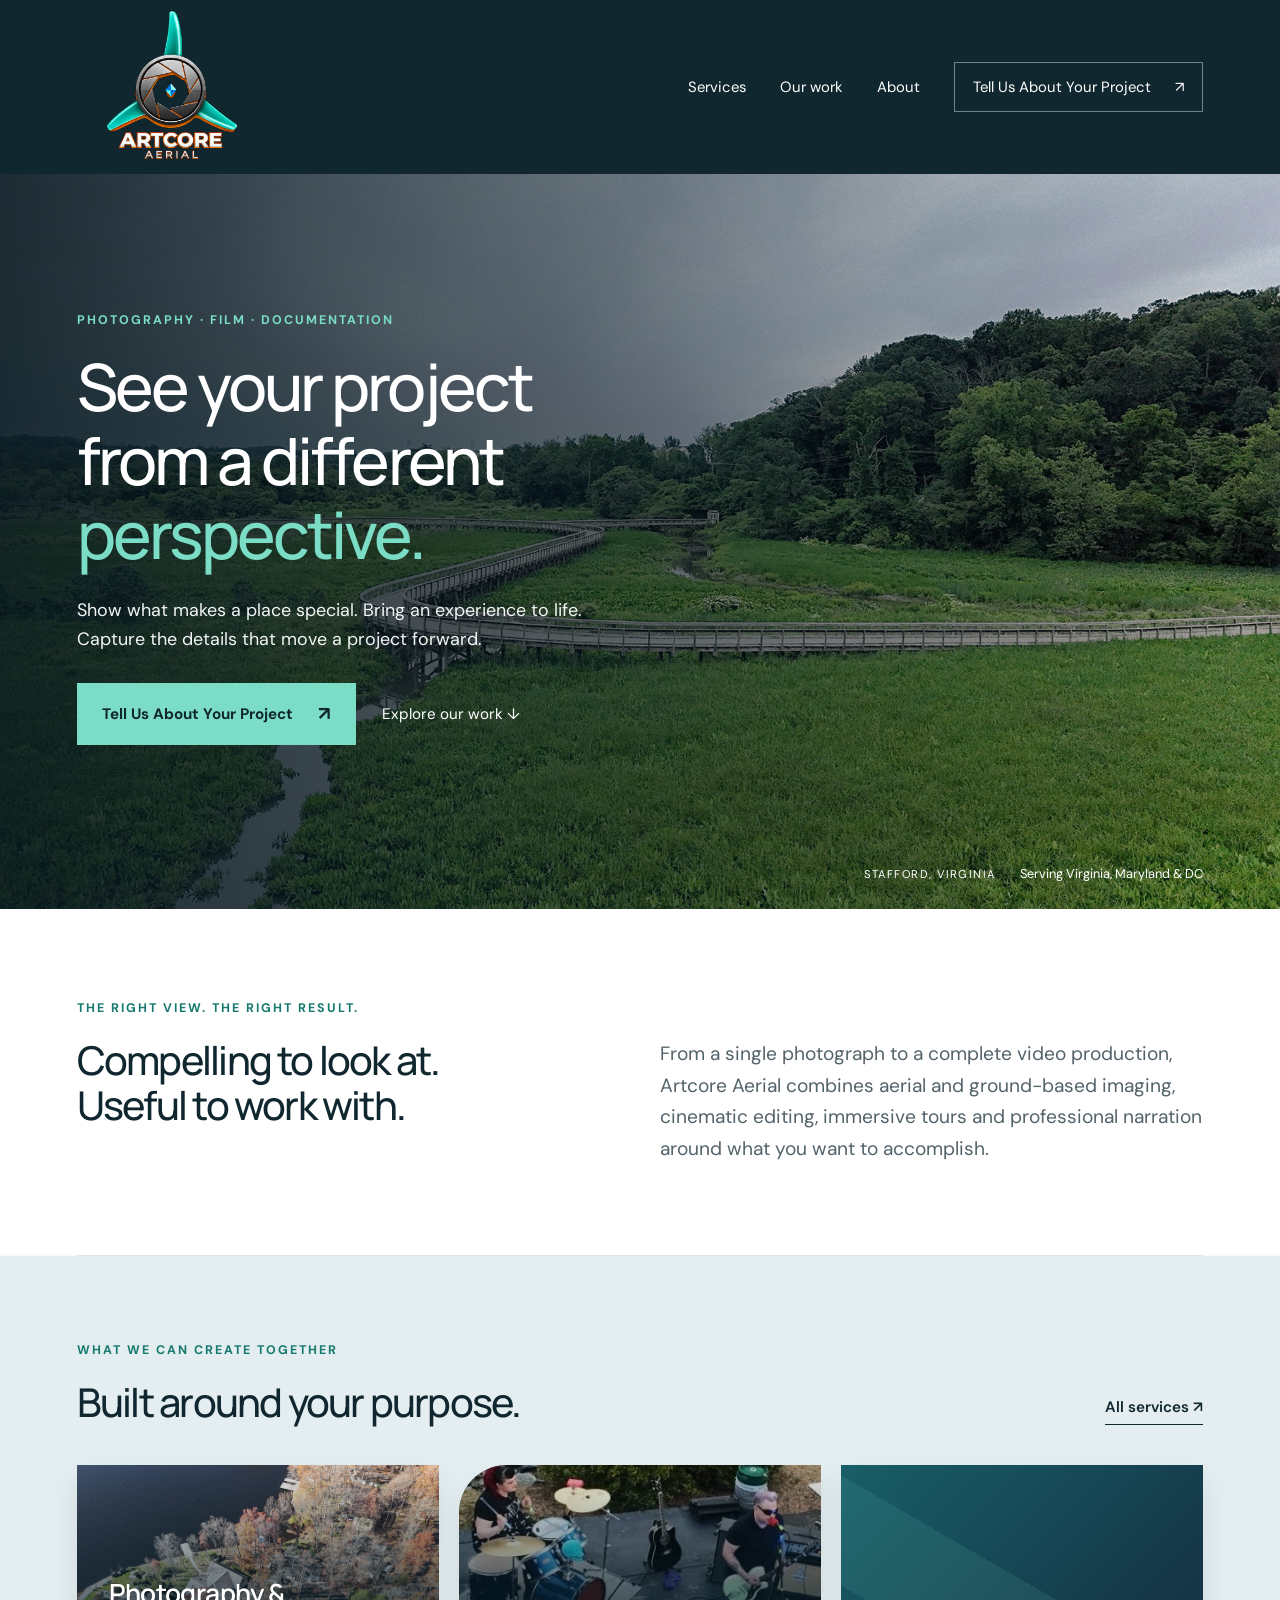
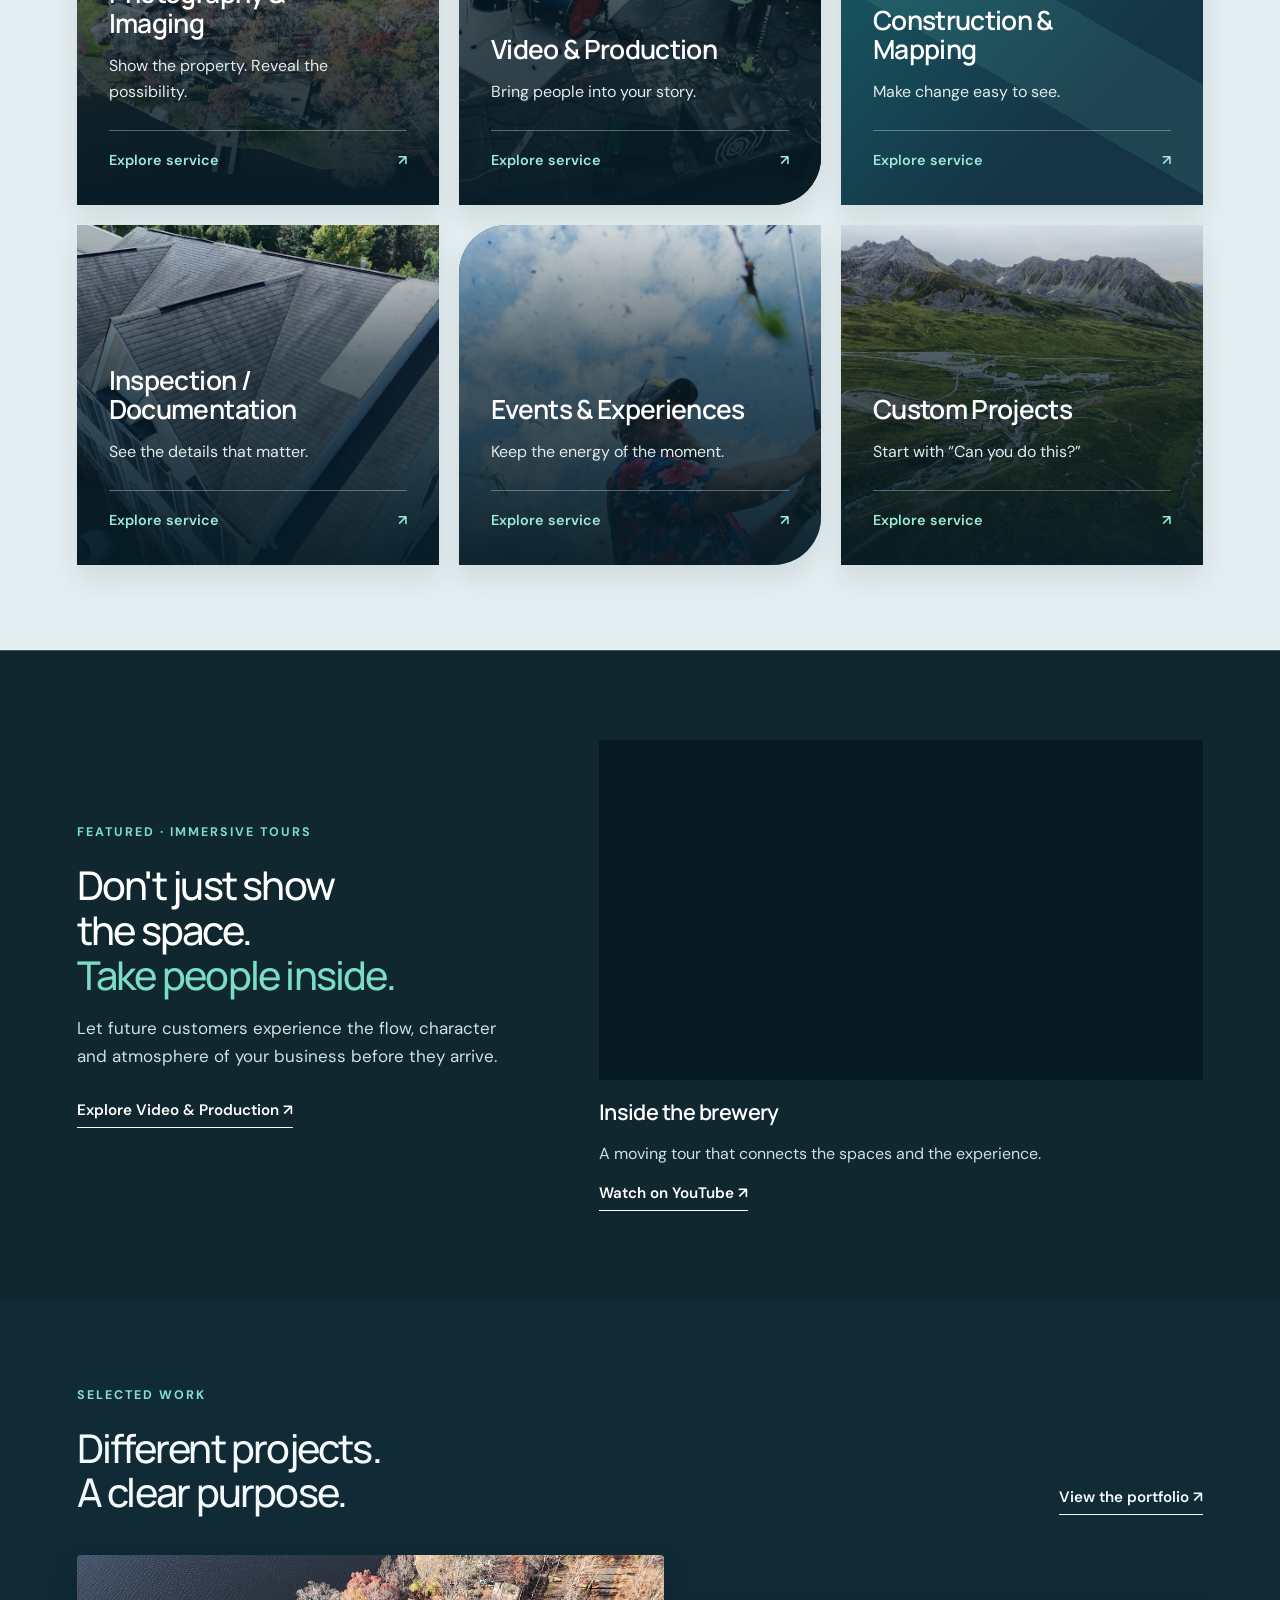
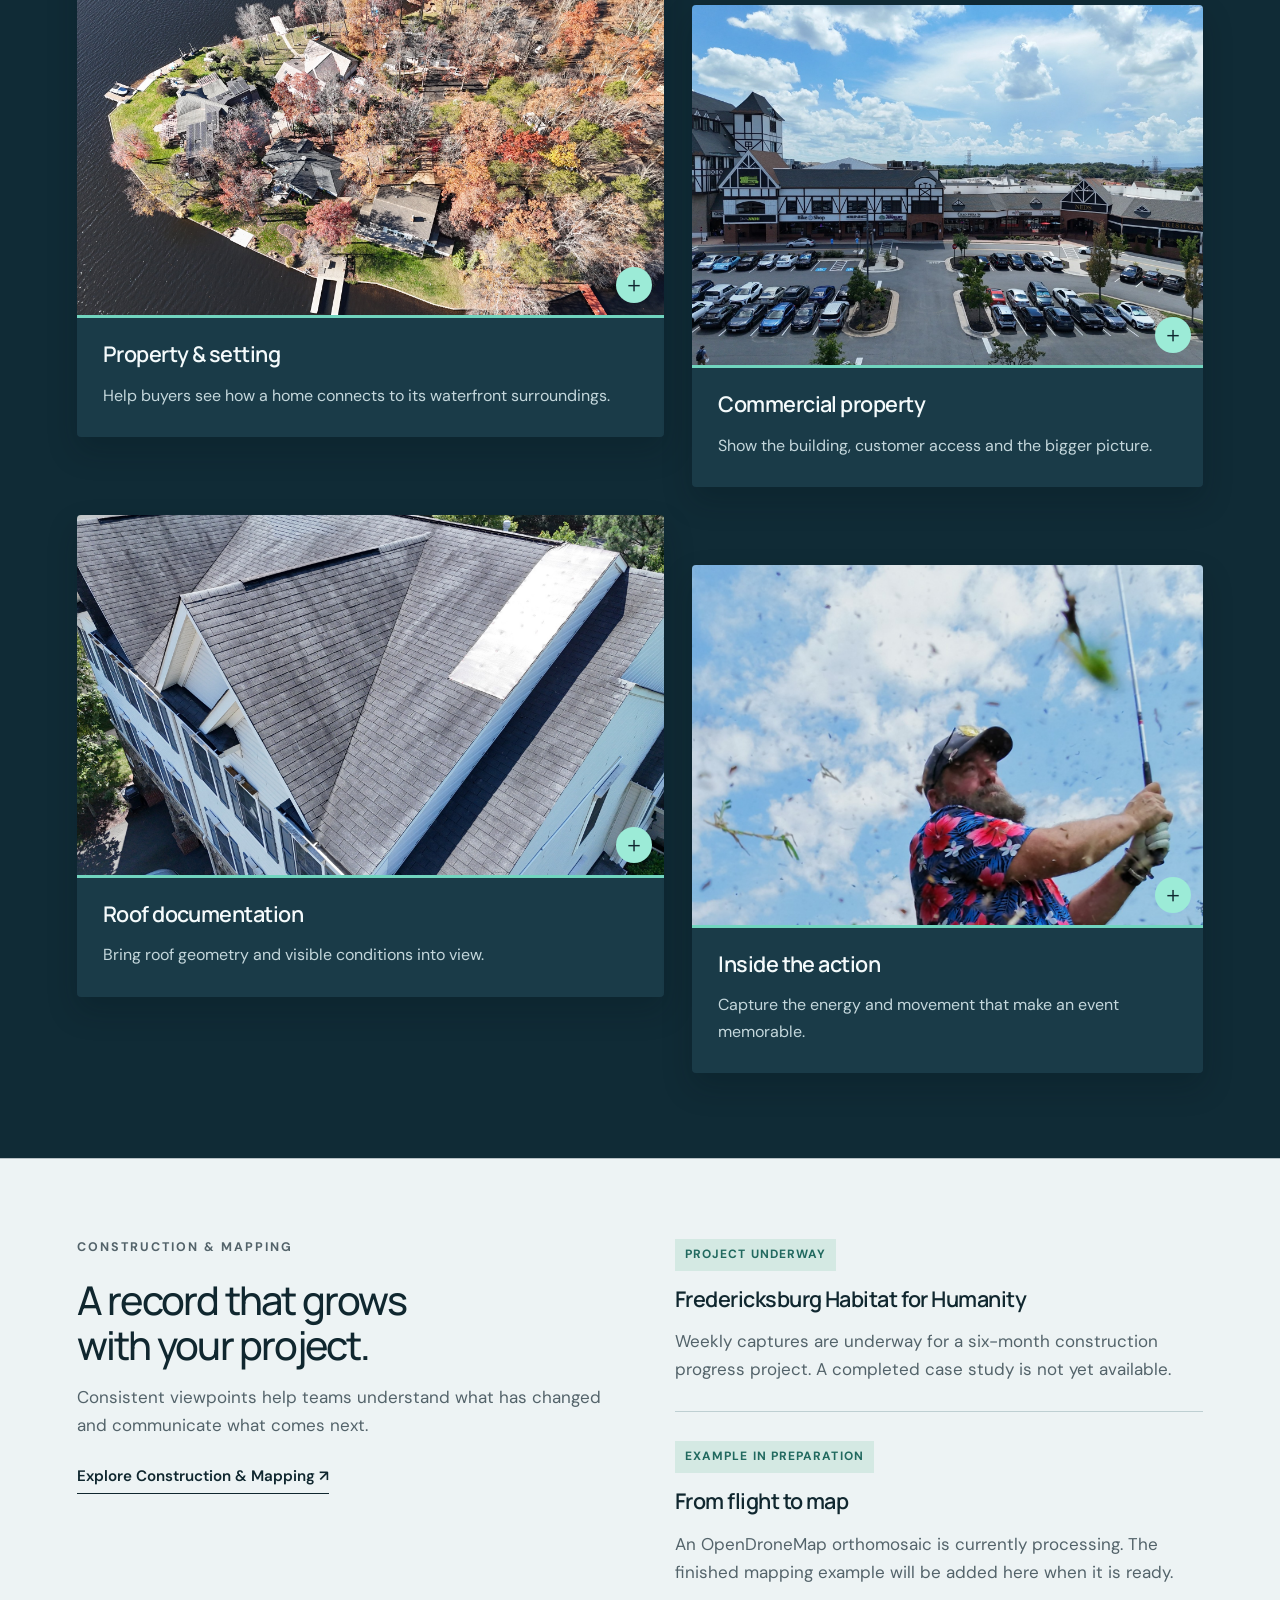
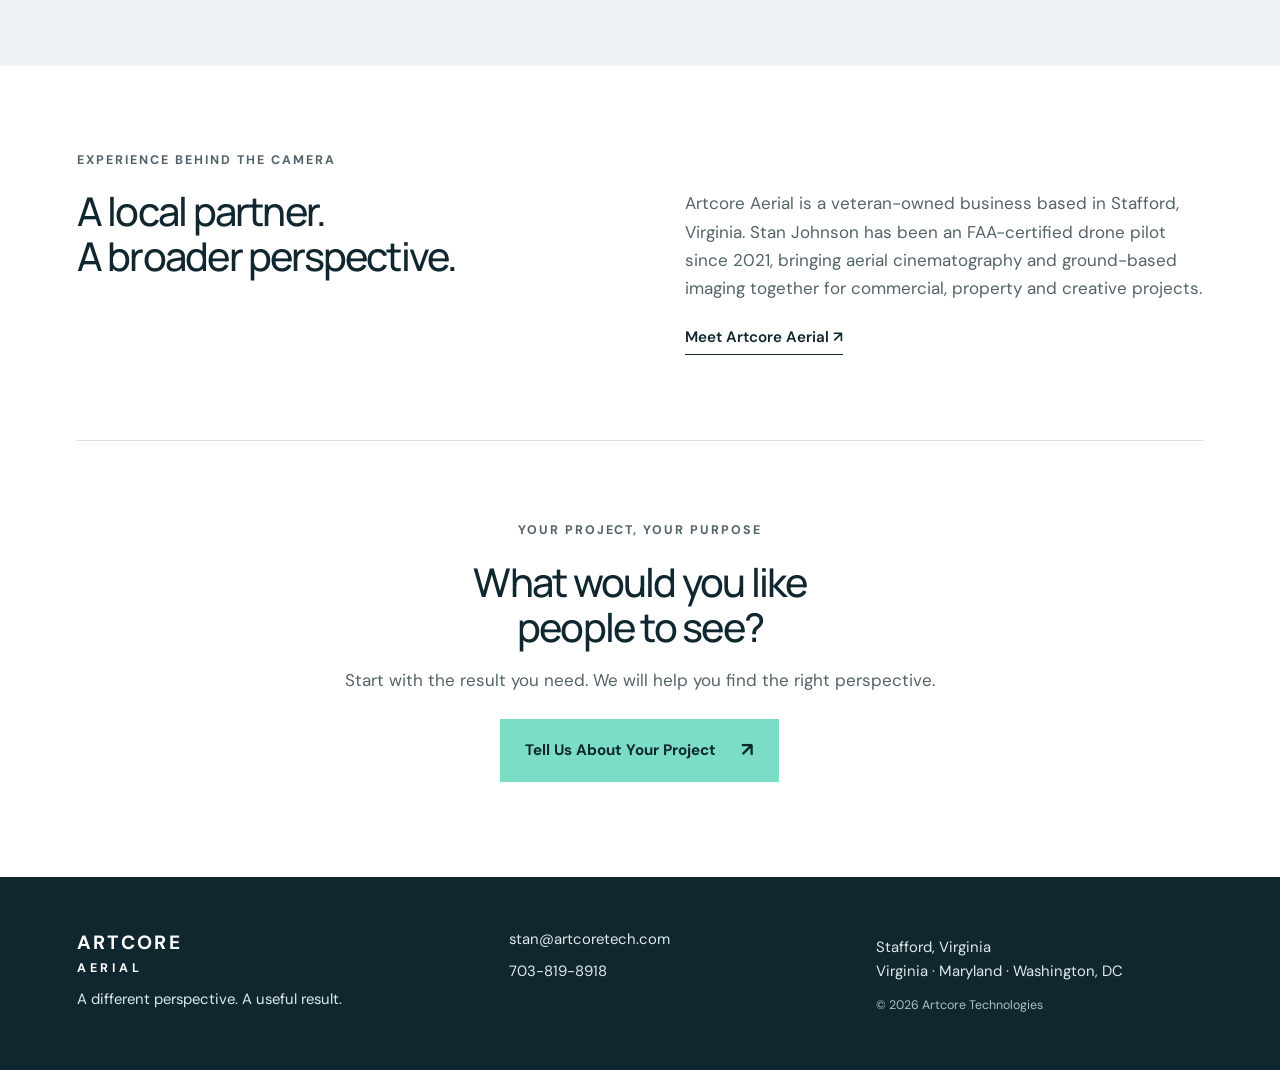
<file: index.html>
<!doctype html>
<html lang="en">

<head>
    <meta charset="utf-8">
    <meta name="viewport" content="width=device-width,initial-scale=1">
    <title>See Your Project From a Different Perspective | Artcore Aerial</title>
    <meta name="description"
        content="Photography, cinematic video, Immersive Tours and project documentation. Stafford, Virginia, serving Virginia, Maryland and Washington, DC.">
    <meta name="theme-color" content="#10272f">
    <link rel="icon" href="/assets/logo.png">
    <link rel="stylesheet" href="/style.css">
    <script defer src="/site.js"></script>
</head>

<body><a class="skip" href="#main">Skip to content</a>
    <header><a class="brand" href="/" aria-label="Artcore Aerial home"><img src="/assets/logo.png" alt="Artcore Aerial"
                width="300" height="249"></a>
        <nav aria-label="Main navigation"><a href="/services/">Services</a><a href="/work/">Our work</a><a
                href="/about/">About</a><a class="nav-cta" href="/contact/">Tell Us About Your Project <span
                    aria-hidden="true">↗</span></a></nav>
    </header>
    <main id="main">
        <section class="hero"><img class="hero-photo" src="/assets/hero.jpg"
                alt="A boardwalk winding through the wetlands at Neabsco" loading="eager" decoding="async">
            <div class="hero-shade"></div>
            <div class="hero-content wrap">
                <p class="eyebrow">PHOTOGRAPHY · FILM · DOCUMENTATION</p>
                <h1>See your project<br>from a different<br><em>perspective.</em></h1>
                <p>Show what makes a place special. Bring an experience to life. Capture the details that move a project
                    forward.</p><a class="button" href="/contact/">Tell Us About Your Project<span
                        aria-hidden="true">↗</span></a><a class="hero-work" href="/work/">Explore our work ↓</a>
            </div>
            <div class="hero-caption">STAFFORD, VIRGINIA <span>Serving Virginia, Maryland &amp; DC</span></div>
        </section>
        <section class="position wrap">
            <p class="eyebrow">THE RIGHT VIEW. THE RIGHT RESULT.</p>
            <h2>Compelling to look at.<br>Useful to work with.</h2>
            <p>From a single photograph to a complete video production, Artcore Aerial combines aerial and ground-based
                imaging, cinematic editing, immersive tours and professional narration around what you want to
                accomplish.</p>
        </section>
        <section class="wrap section" id="services">
            <div class="section-heading">
                <div>
                    <p class="eyebrow">WHAT WE CAN CREATE TOGETHER</p>
                    <h2>Built around your purpose.</h2>
                </div><a class="text-link" href="/services/">All services ↗</a>
            </div>
            <div class="services-grid"><a class="service-card service-photography" href="/services/photography/"><img
                        class="service-image" src="/assets/waterfront-autumn.jpg" alt="" loading="lazy"
                        decoding="async">
                    <div class="service-copy">
                        <h3>Photography & Imaging</h3>
                        <p>Show the property. Reveal the possibility.</p><span class="card-link">Explore service <span
                                aria-hidden="true">↗</span></span>
                    </div>
                </a><a class="service-card service-video" href="/services/video/"><img class="service-image"
                        src="/assets/live-music.jpg" alt="" loading="lazy" decoding="async">
                    <div class="service-copy">
                        <h3>Video & Production</h3>
                        <p>Bring people into your story.</p><span class="card-link">Explore service <span
                                aria-hidden="true">↗</span></span>
                    </div>
                </a><a class="service-card service-construction" href="/services/construction/">
                    <div class="service-copy">
                        <h3>Construction & Mapping</h3>
                        <p>Make change easy to see.</p><span class="card-link">Explore service <span
                                aria-hidden="true">↗</span></span>
                    </div>
                </a><a class="service-card service-inspection" href="/services/inspection/"><img class="service-image"
                        src="/assets/residential-roof-oblique.jpg" alt="" loading="lazy" decoding="async">
                    <div class="service-copy">
                        <h3>Inspection / Documentation</h3>
                        <p>See the details that matter.</p><span class="card-link">Explore service <span
                                aria-hidden="true">↗</span></span>
                    </div>
                </a><a class="service-card service-events" href="/services/events/"><img class="service-image"
                        src="/assets/golf-action.jpg" alt="" loading="lazy" decoding="async">
                    <div class="service-copy">
                        <h3>Events & Experiences</h3>
                        <p>Keep the energy of the moment.</p><span class="card-link">Explore service <span
                                aria-hidden="true">↗</span></span>
                    </div>
                </a><a class="service-card service-custom" href="/services/custom/"><img class="service-image"
                        src="/assets/landscape.jpg" alt="" loading="lazy" decoding="async">
                    <div class="service-copy">
                        <h3>Custom Projects</h3>
                        <p>Start with “Can you do this?”</p><span class="card-link">Explore service <span
                                aria-hidden="true">↗</span></span>
                    </div>
                </a></div>
        </section>
        <section class="immersive">
            <div class="wrap feature-grid">
                <div>
                    <p class="eyebrow">FEATURED · IMMERSIVE TOURS</p>
                    <h2>Don't just show<br>the space.<br><em>Take people inside.</em></h2>
                    <p>Let future customers experience the flow, character and atmosphere of your business before they
                        arrive.</p><a class="text-link" href="/services/video/">Explore Video &amp; Production ↗</a>
                </div>
                <article class="film">
                    <div class="film-frame"><iframe src="https://www.youtube-nocookie.com/embed/kuudVMkkC-k"
                            title="Inside the brewery" loading="lazy" referrerpolicy="strict-origin-when-cross-origin"
                            allow="accelerometer; autoplay; clipboard-write; encrypted-media; gyroscope; picture-in-picture; web-share"
                            allowfullscreen></iframe></div>
                    <h3>Inside the brewery</h3>
                    <p>A moving tour that connects the spaces and the experience.</p><a class="text-link"
                        href="https://www.youtube.com/watch?v=kuudVMkkC-k" target="_blank" rel="noopener">Watch on
                        YouTube ↗</a>
                </article>
            </div>
        </section>
        <section class="wrap section">
            <div class="section-heading">
                <div>
                    <p class="eyebrow">SELECTED WORK</p>
                    <h2>Different projects.<br>A clear purpose.</h2>
                </div><a class="text-link" href="/work/">View the portfolio ↗</a>
            </div>
            <div class="gallery two">
                <figure><button class="photo" data-image="/assets/waterfront-autumn.jpg"
                        data-caption="Property & setting" aria-label="Enlarge: Property & setting"><img class=""
                            src="/assets/waterfront-autumn.jpg" alt="Property & setting" loading="lazy"
                            decoding="async"><span class="expand" aria-hidden="true">＋</span></button>
                    <figcaption>
                        <h3>Property & setting</h3>
                        <p>Help buyers see how a home connects to its waterfront surroundings.</p>
                    </figcaption>
                </figure>
                <figure><button class="photo" data-image="/assets/commercial-wide.jpg"
                        data-caption="Commercial property" aria-label="Enlarge: Commercial property"><img class=""
                            src="/assets/commercial-wide.jpg" alt="Commercial property" loading="lazy"
                            decoding="async"><span class="expand" aria-hidden="true">＋</span></button>
                    <figcaption>
                        <h3>Commercial property</h3>
                        <p>Show the building, customer access and the bigger picture.</p>
                    </figcaption>
                </figure>
                <figure><button class="photo" data-image="/assets/residential-roof-oblique.jpg"
                        data-caption="Roof documentation" aria-label="Enlarge: Roof documentation"><img class=""
                            src="/assets/residential-roof-oblique.jpg" alt="Roof documentation" loading="lazy"
                            decoding="async"><span class="expand" aria-hidden="true">＋</span></button>
                    <figcaption>
                        <h3>Roof documentation</h3>
                        <p>Bring roof geometry and visible conditions into view.</p>
                    </figcaption>
                </figure>
                <figure><button class="photo" data-image="/assets/golf-action.jpg" data-caption="Inside the action"
                        aria-label="Enlarge: Inside the action"><img class="" src="/assets/golf-action.jpg"
                            alt="Inside the action" loading="lazy" decoding="async"><span class="expand"
                            aria-hidden="true">＋</span></button>
                    <figcaption>
                        <h3>Inside the action</h3>
                        <p>Capture the energy and movement that make an event memorable.</p>
                    </figcaption>
                </figure>
            </div>
        </section>
        <section class="progress-band">
            <div class="wrap progress-grid">
                <div>
                    <p class="eyebrow">CONSTRUCTION &amp; MAPPING</p>
                    <h2>A record that grows<br>with your project.</h2>
                    <p>Consistent viewpoints help teams understand what has changed and communicate what comes next.</p>
                    <a class="text-link" href="/services/construction/">Explore Construction &amp; Mapping ↗</a>
                </div>
                <div class="progress-notes">
                    <article><span class="status">PROJECT UNDERWAY</span>
                        <h3>Fredericksburg Habitat for Humanity</h3>
                        <p>Weekly captures are underway for a six-month construction progress project. A completed case
                            study is not yet available.</p>
                    </article>
                    <article><span class="status">EXAMPLE IN PREPARATION</span>
                        <h3>From flight to map</h3>
                        <p>An OpenDroneMap orthomosaic is currently processing. The finished mapping example will be
                            added here when it is ready.</p>
                    </article>
                </div>
            </div>
        </section>
        <section class="about-strip wrap">
            <p class="eyebrow">EXPERIENCE BEHIND THE CAMERA</p>
            <h2>A local partner.<br>A broader perspective.</h2>
            <div>
                <p>Artcore Aerial is a veteran-owned business based in Stafford, Virginia. Stan Johnson has been an
                    FAA-certified drone pilot since 2021, bringing aerial cinematography and ground-based imaging
                    together for commercial, property and creative projects.</p><a class="text-link" href="/about/">Meet
                    Artcore Aerial ↗</a>
            </div>
        </section>
        <section class="project-end wrap">
            <p class="eyebrow">YOUR PROJECT, YOUR PURPOSE</p>
            <h2>What would you like<br>people to see?</h2>
            <p>Start with the result you need. We will help you find the right perspective.</p><a class="button"
                href="/contact/">Tell Us About Your Project<span aria-hidden="true">↗</span></a>
        </section>
    </main>
    <footer>
        <div><strong>ARTCORE <span>AERIAL</span></strong>
            <p>A different perspective. A useful result.</p>
        </div>
        <div><a href="mailto:stan@artcoretech.com">stan@artcoretech.com</a><a href="tel:+17038198918">703-819-8918</a>
        </div>
        <div>
            <p>Stafford, Virginia<br>Virginia · Maryland · Washington, DC</p><small>© 2026 Artcore Technologies</small>
        </div>
    </footer>
    <dialog id="lightbox" aria-labelledby="image-caption"><button class="close" aria-label="Close image">Close
            ×</button><img id="large-image" alt="Expanded portfolio photograph">
        <p id="image-caption"></p>
    </dialog>
</body>

</html>
</file>
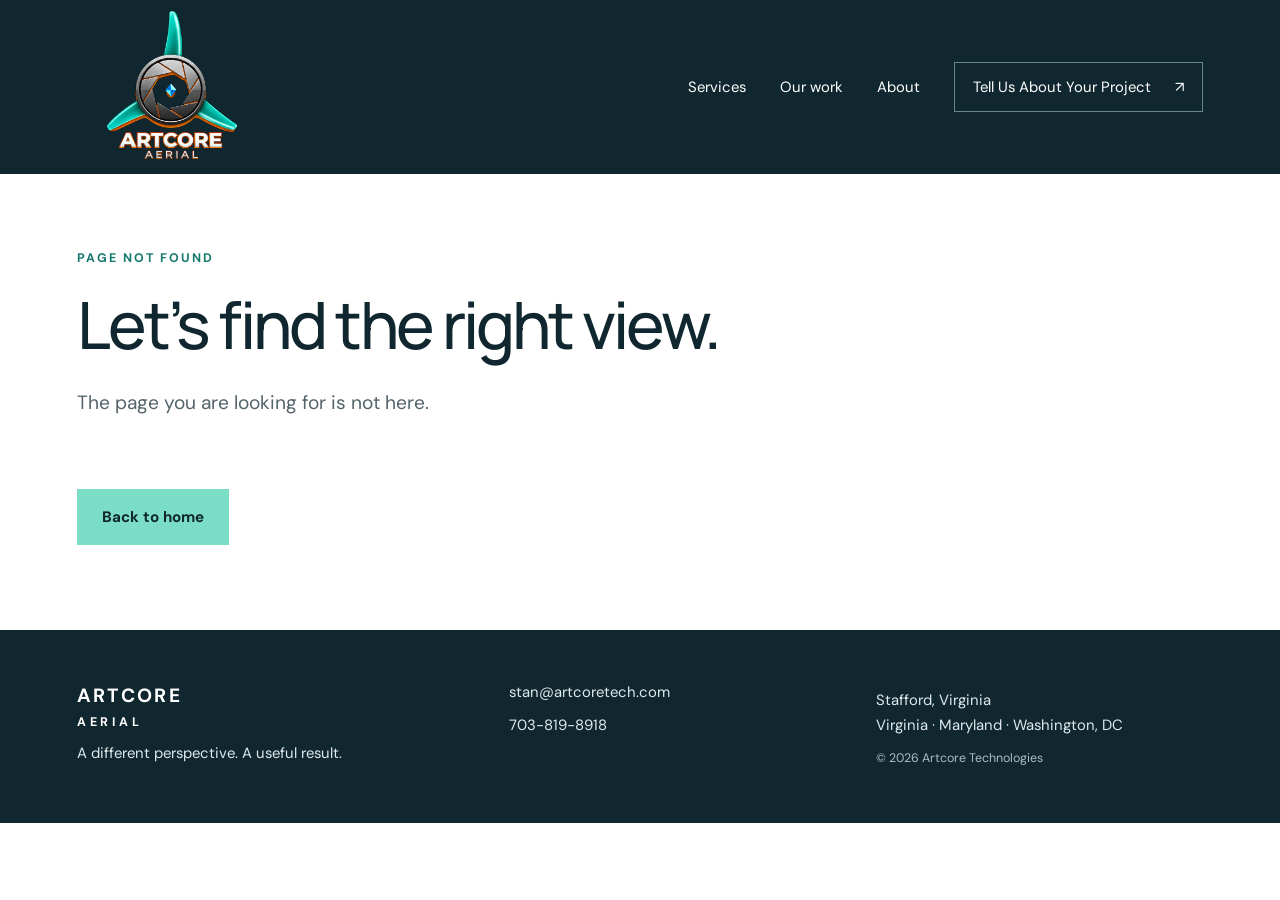
<file: 404/index.html>
<!doctype html><html lang="en"><head><meta charset="utf-8"><meta name="viewport" content="width=device-width,initial-scale=1"><title>Page Not Found | Artcore Aerial</title><meta name="description" content="Photography, cinematic video, Immersive Tours and project documentation. Stafford, Virginia, serving Virginia, Maryland and Washington, DC."><meta name="theme-color" content="#10272f"><link rel="icon" href="/assets/logo.png"><link rel="stylesheet" href="/style.css"><script defer src="/site.js"></script></head><body><a class="skip" href="#main">Skip to content</a><header><a class="brand" href="/" aria-label="Artcore Aerial home"><img src="/assets/logo.png" alt="Artcore Aerial" width="300" height="249"></a><nav aria-label="Main navigation"><a  href="/services/">Services</a><a  href="/work/">Our work</a><a  href="/about/">About</a><a class="nav-cta" href="/contact/">Tell Us About Your Project <span aria-hidden="true">↗</span></a></nav></header><main id="main"><section class="page-intro wrap"><p class="eyebrow">PAGE NOT FOUND</p><h1>Let’s find the right view.</h1><p class="lede">The page you are looking for is not here.</p></section><section class="wrap section compact"><a class="button" href="/">Back to home</a></section></main><footer><div><strong>ARTCORE <span>AERIAL</span></strong><p>A different perspective. A useful result.</p></div><div><a href="mailto:stan@artcoretech.com">stan@artcoretech.com</a><a href="tel:+17038198918">703-819-8918</a></div><div><p>Stafford, Virginia<br>Virginia · Maryland · Washington, DC</p><small>© 2026 Artcore Technologies</small></div></footer><dialog id="lightbox" aria-labelledby="image-caption"><button class="close" aria-label="Close image">Close ×</button><img id="large-image" alt="Expanded portfolio photograph"><p id="image-caption"></p></dialog></body></html>
</file>
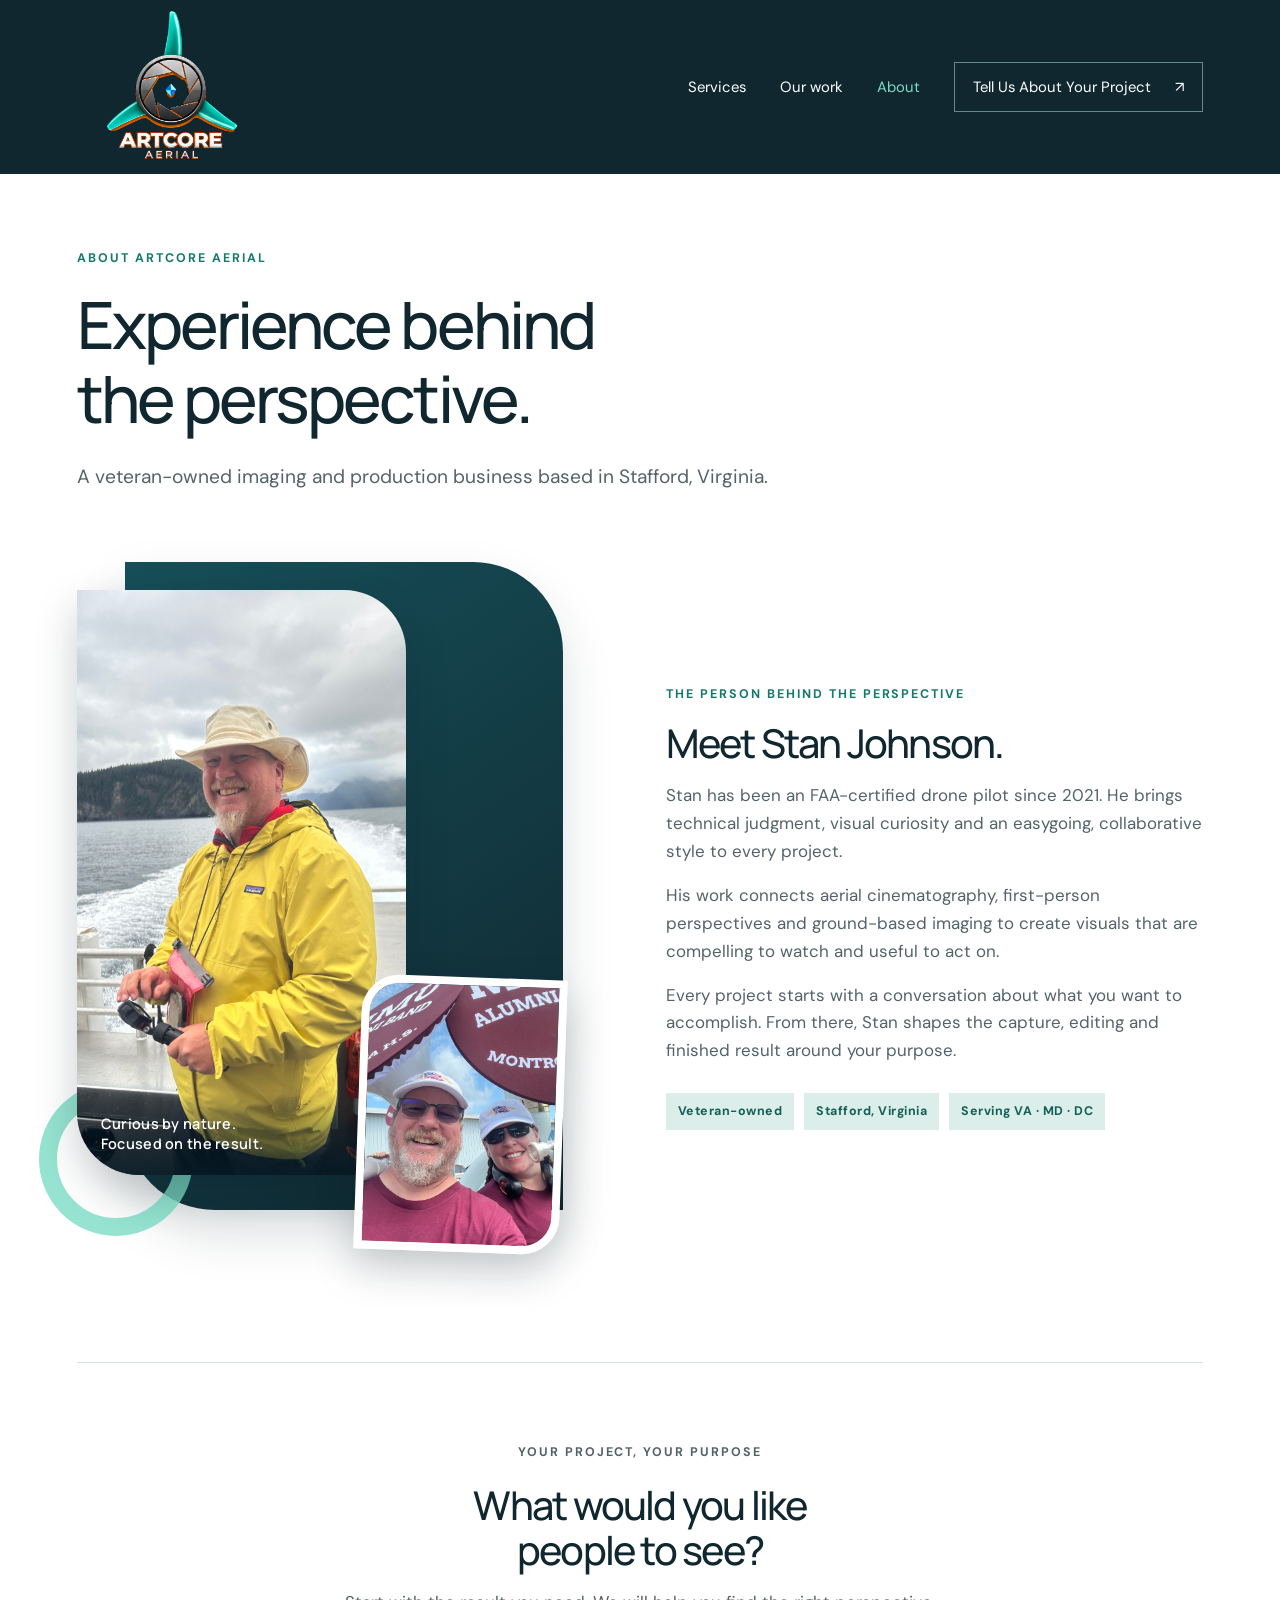
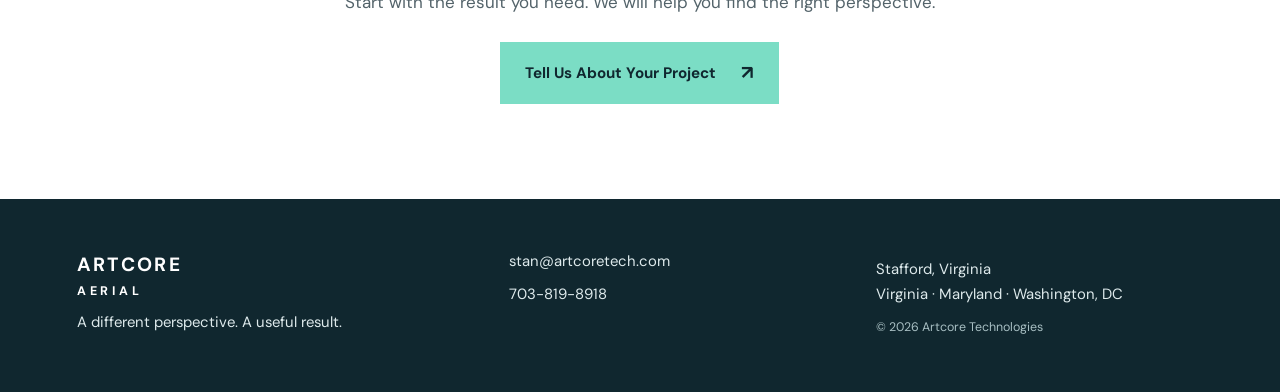
<file: about/index.html>
<!doctype html>
<html lang="en">

<head>
    <meta charset="utf-8">
    <meta name="viewport" content="width=device-width,initial-scale=1">
    <title>About | Artcore Aerial</title>
    <meta name="description"
        content="Photography, cinematic video, Immersive Tours and project documentation. Stafford, Virginia, serving Virginia, Maryland and Washington, DC.">
    <meta name="theme-color" content="#10272f">
    <link rel="icon" href="/assets/logo.png">
    <link rel="stylesheet" href="/style.css">
    <script defer src="/site.js"></script>
</head>

<body><a class="skip" href="#main">Skip to content</a>
    <header><a class="brand" href="/" aria-label="Artcore Aerial home"><img src="/assets/logo.png" alt="Artcore Aerial"
                width="300" height="249"></a>
        <nav aria-label="Main navigation"><a href="/services/">Services</a><a href="/work/">Our work</a><a
                aria-current="page" href="/about/">About</a><a class="nav-cta" href="/contact/">Tell Us About Your
                Project <span aria-hidden="true">↗</span></a></nav>
    </header>
    <main id="main">
        <section class="page-intro wrap">
            <p class="eyebrow">ABOUT ARTCORE AERIAL</p>
            <h1>Experience behind<br>the perspective.</h1>
            <p class="lede">A veteran-owned imaging and production business based in Stafford, Virginia.</p>
        </section>
        <section class="wrap stan-profile section compact">
            <div class="stan-portraits">
                <div class="stan-photo stan-photo-primary"><img src="/assets/Stan_Alaska_Boat.JPG"
                        alt="Stan Johnson looking for Glaciers in Alaska" width="680" height="850"><span>Curious by
                        nature.<br>Focused on the result.</span></div>
                <div class="stan-photo stan-photo-secondary"><img src="/assets/Stan_On_Tuba_2026.JPG"
                        alt="Stan Johnson On Tuba in Pennsylvania" width="712" height="949">
                </div>
            </div>
            <div class="stan-copy">
                <p class="eyebrow">THE PERSON BEHIND THE PERSPECTIVE</p>
                <h2>Meet Stan Johnson.</h2>
                <p>Stan has been an FAA-certified drone pilot since 2021. He brings technical judgment, visual curiosity
                    and an easygoing, collaborative style to every project.</p>
                <p>His work connects aerial cinematography, first-person perspectives and ground-based imaging to create
                    visuals that are compelling to watch and useful to act on.</p>
                <p>Every project starts with a conversation about what you want to accomplish. From there, Stan shapes
                    the capture, editing and finished result around your purpose.</p>
                <div class="stan-notes"><span>Veteran-owned</span><span>Stafford, Virginia</span><span>Serving VA · MD ·
                        DC</span></div>
            </div>
        </section>
        <section class="project-end wrap">
            <p class="eyebrow">YOUR PROJECT, YOUR PURPOSE</p>
            <h2>What would you like<br>people to see?</h2>
            <p>Start with the result you need. We will help you find the right perspective.</p><a class="button"
                href="/contact/">Tell Us About Your Project<span aria-hidden="true">↗</span></a>
        </section>
    </main>
    <footer>
        <div><strong>ARTCORE <span>AERIAL</span></strong>
            <p>A different perspective. A useful result.</p>
        </div>
        <div><a href="mailto:stan@artcoretech.com">stan@artcoretech.com</a><a href="tel:+17038198918">703-819-8918</a>
        </div>
        <div>
            <p>Stafford, Virginia<br>Virginia · Maryland · Washington, DC</p><small>© 2026 Artcore Technologies</small>
        </div>
    </footer>
    <dialog id="lightbox" aria-labelledby="image-caption"><button class="close" aria-label="Close image">Close
            ×</button><img id="large-image" alt="Expanded portfolio photograph">
        <p id="image-caption"></p>
    </dialog>
</body>

</html>
</file>
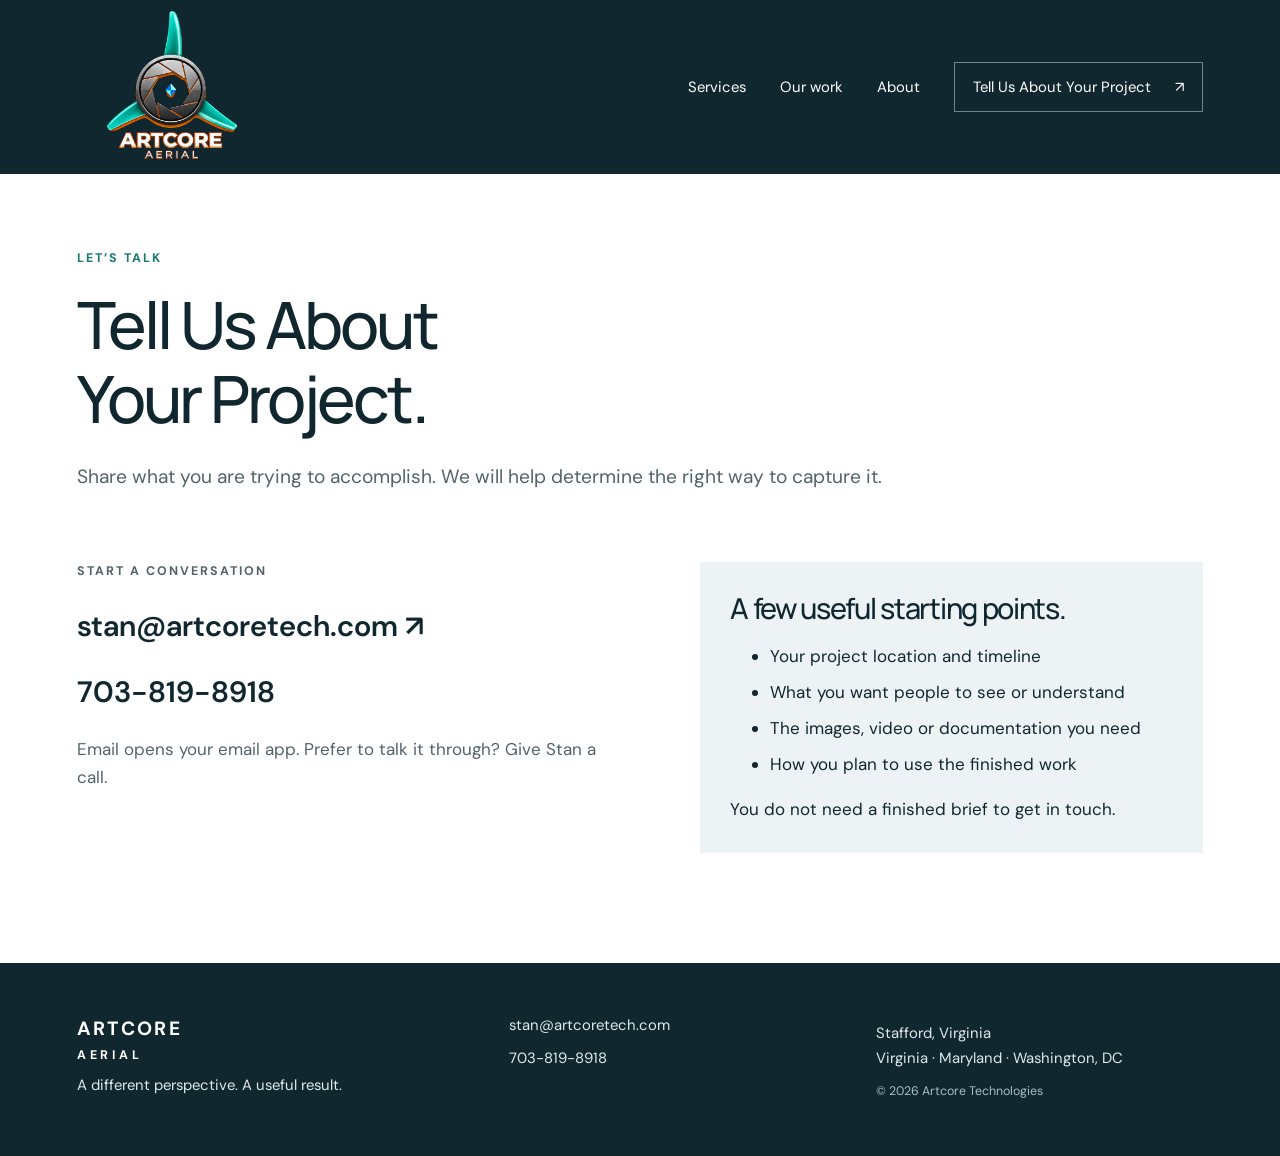
<file: contact/index.html>
<!doctype html><html lang="en"><head><meta charset="utf-8"><meta name="viewport" content="width=device-width,initial-scale=1"><title>Tell Us About Your Project | Artcore Aerial</title><meta name="description" content="Photography, cinematic video, Immersive Tours and project documentation. Stafford, Virginia, serving Virginia, Maryland and Washington, DC."><meta name="theme-color" content="#10272f"><link rel="icon" href="/assets/logo.png"><link rel="stylesheet" href="/style.css"><script defer src="/site.js"></script></head><body><a class="skip" href="#main">Skip to content</a><header><a class="brand" href="/" aria-label="Artcore Aerial home"><img src="/assets/logo.png" alt="Artcore Aerial" width="300" height="249"></a><nav aria-label="Main navigation"><a  href="/services/">Services</a><a  href="/work/">Our work</a><a  href="/about/">About</a><a class="nav-cta" href="/contact/">Tell Us About Your Project <span aria-hidden="true">↗</span></a></nav></header><main id="main"><section class="page-intro wrap"><p class="eyebrow">LET’S TALK</p><h1>Tell Us About<br>Your Project.</h1><p class="lede">Share what you are trying to accomplish. We will help determine the right way to capture it.</p></section><section class="wrap contact-grid section compact"><div class="contact-links"><p class="eyebrow">START A CONVERSATION</p><a href="mailto:stan@artcoretech.com?subject=Art%20Core%20Aerial%20Project%20Inquiry">stan@artcoretech.com ↗</a><a href="tel:+17038198918">703-819-8918</a><p>Email opens your email app. Prefer to talk it through? Give Stan a call.</p></div><aside><h2>A few useful starting points.</h2><ul><li>Your project location and timeline</li><li>What you want people to see or understand</li><li>The images, video or documentation you need</li><li>How you plan to use the finished work</li></ul><p>You do not need a finished brief to get in touch.</p></aside></section></main><footer><div><strong>ARTCORE <span>AERIAL</span></strong><p>A different perspective. A useful result.</p></div><div><a href="mailto:stan@artcoretech.com">stan@artcoretech.com</a><a href="tel:+17038198918">703-819-8918</a></div><div><p>Stafford, Virginia<br>Virginia · Maryland · Washington, DC</p><small>© 2026 Artcore Technologies</small></div></footer><dialog id="lightbox" aria-labelledby="image-caption"><button class="close" aria-label="Close image">Close ×</button><img id="large-image" alt="Expanded portfolio photograph"><p id="image-caption"></p></dialog></body></html>
</file>
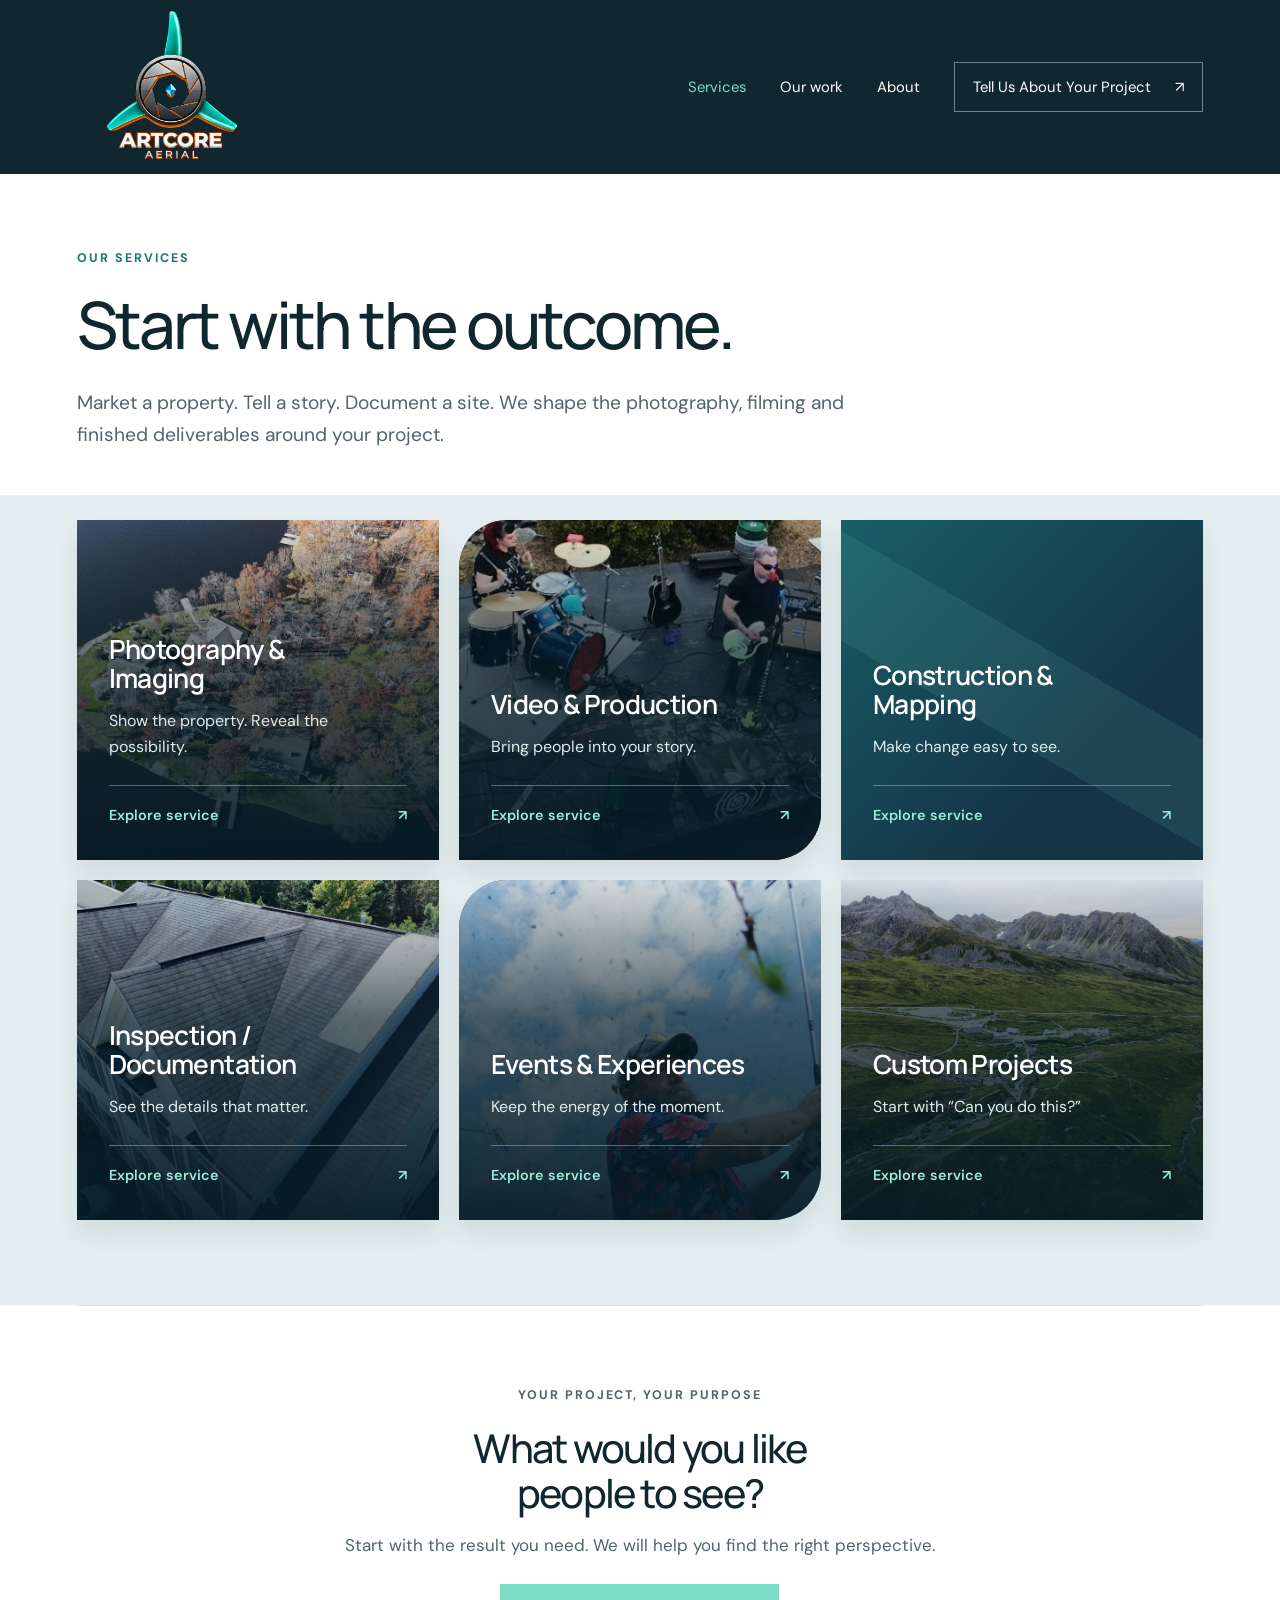
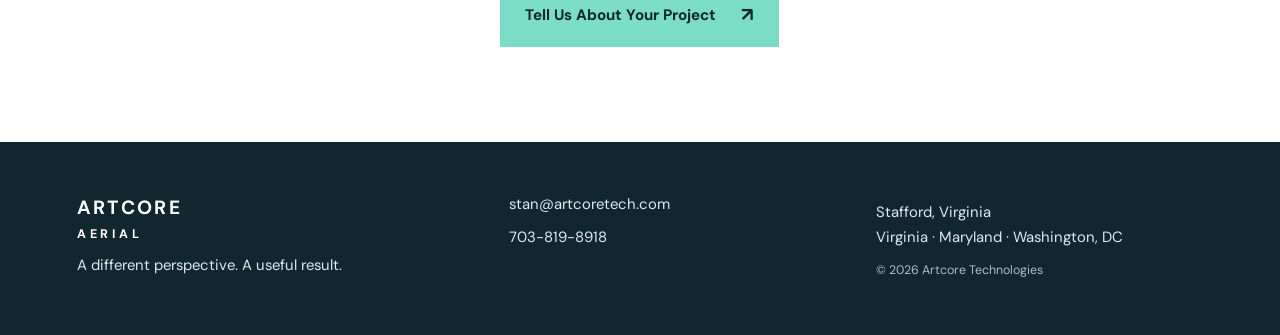
<file: services/index.html>
<!doctype html><html lang="en"><head><meta charset="utf-8"><meta name="viewport" content="width=device-width,initial-scale=1"><title>Services | Artcore Aerial</title><meta name="description" content="Photography, cinematic video, Immersive Tours and project documentation. Stafford, Virginia, serving Virginia, Maryland and Washington, DC."><meta name="theme-color" content="#10272f"><link rel="icon" href="/assets/logo.png"><link rel="stylesheet" href="/style.css"><script defer src="/site.js"></script></head><body><a class="skip" href="#main">Skip to content</a><header><a class="brand" href="/" aria-label="Artcore Aerial home"><img src="/assets/logo.png" alt="Artcore Aerial" width="300" height="249"></a><nav aria-label="Main navigation"><a aria-current="page" href="/services/">Services</a><a  href="/work/">Our work</a><a  href="/about/">About</a><a class="nav-cta" href="/contact/">Tell Us About Your Project <span aria-hidden="true">↗</span></a></nav></header><main id="main"><section class="page-intro wrap"><p class="eyebrow">OUR SERVICES</p><h1>Start with the outcome.</h1><p class="lede">Market a property. Tell a story. Document a site. We shape the photography, filming and finished deliverables around your project.</p></section><section class="wrap section compact"><div class="services-grid"><a class="service-card service-photography" href="/services/photography/"><img class="service-image" src="/assets/waterfront-autumn.jpg" alt="" loading="lazy" decoding="async"><div class="service-copy"><h3>Photography & Imaging</h3><p>Show the property. Reveal the possibility.</p><span class="card-link">Explore service <span aria-hidden="true">↗</span></span></div></a><a class="service-card service-video" href="/services/video/"><img class="service-image" src="/assets/live-music.jpg" alt="" loading="lazy" decoding="async"><div class="service-copy"><h3>Video & Production</h3><p>Bring people into your story.</p><span class="card-link">Explore service <span aria-hidden="true">↗</span></span></div></a><a class="service-card service-construction" href="/services/construction/"><div class="service-copy"><h3>Construction & Mapping</h3><p>Make change easy to see.</p><span class="card-link">Explore service <span aria-hidden="true">↗</span></span></div></a><a class="service-card service-inspection" href="/services/inspection/"><img class="service-image" src="/assets/residential-roof-oblique.jpg" alt="" loading="lazy" decoding="async"><div class="service-copy"><h3>Inspection / Documentation</h3><p>See the details that matter.</p><span class="card-link">Explore service <span aria-hidden="true">↗</span></span></div></a><a class="service-card service-events" href="/services/events/"><img class="service-image" src="/assets/golf-action.jpg" alt="" loading="lazy" decoding="async"><div class="service-copy"><h3>Events & Experiences</h3><p>Keep the energy of the moment.</p><span class="card-link">Explore service <span aria-hidden="true">↗</span></span></div></a><a class="service-card service-custom" href="/services/custom/"><img class="service-image" src="/assets/landscape.jpg" alt="" loading="lazy" decoding="async"><div class="service-copy"><h3>Custom Projects</h3><p>Start with “Can you do this?”</p><span class="card-link">Explore service <span aria-hidden="true">↗</span></span></div></a></div></section><section class="project-end wrap"><p class="eyebrow">YOUR PROJECT, YOUR PURPOSE</p><h2>What would you like<br>people to see?</h2><p>Start with the result you need. We will help you find the right perspective.</p><a class="button" href="/contact/">Tell Us About Your Project<span aria-hidden="true">↗</span></a></section></main><footer><div><strong>ARTCORE <span>AERIAL</span></strong><p>A different perspective. A useful result.</p></div><div><a href="mailto:stan@artcoretech.com">stan@artcoretech.com</a><a href="tel:+17038198918">703-819-8918</a></div><div><p>Stafford, Virginia<br>Virginia · Maryland · Washington, DC</p><small>© 2026 Artcore Technologies</small></div></footer><dialog id="lightbox" aria-labelledby="image-caption"><button class="close" aria-label="Close image">Close ×</button><img id="large-image" alt="Expanded portfolio photograph"><p id="image-caption"></p></dialog></body></html>
</file>
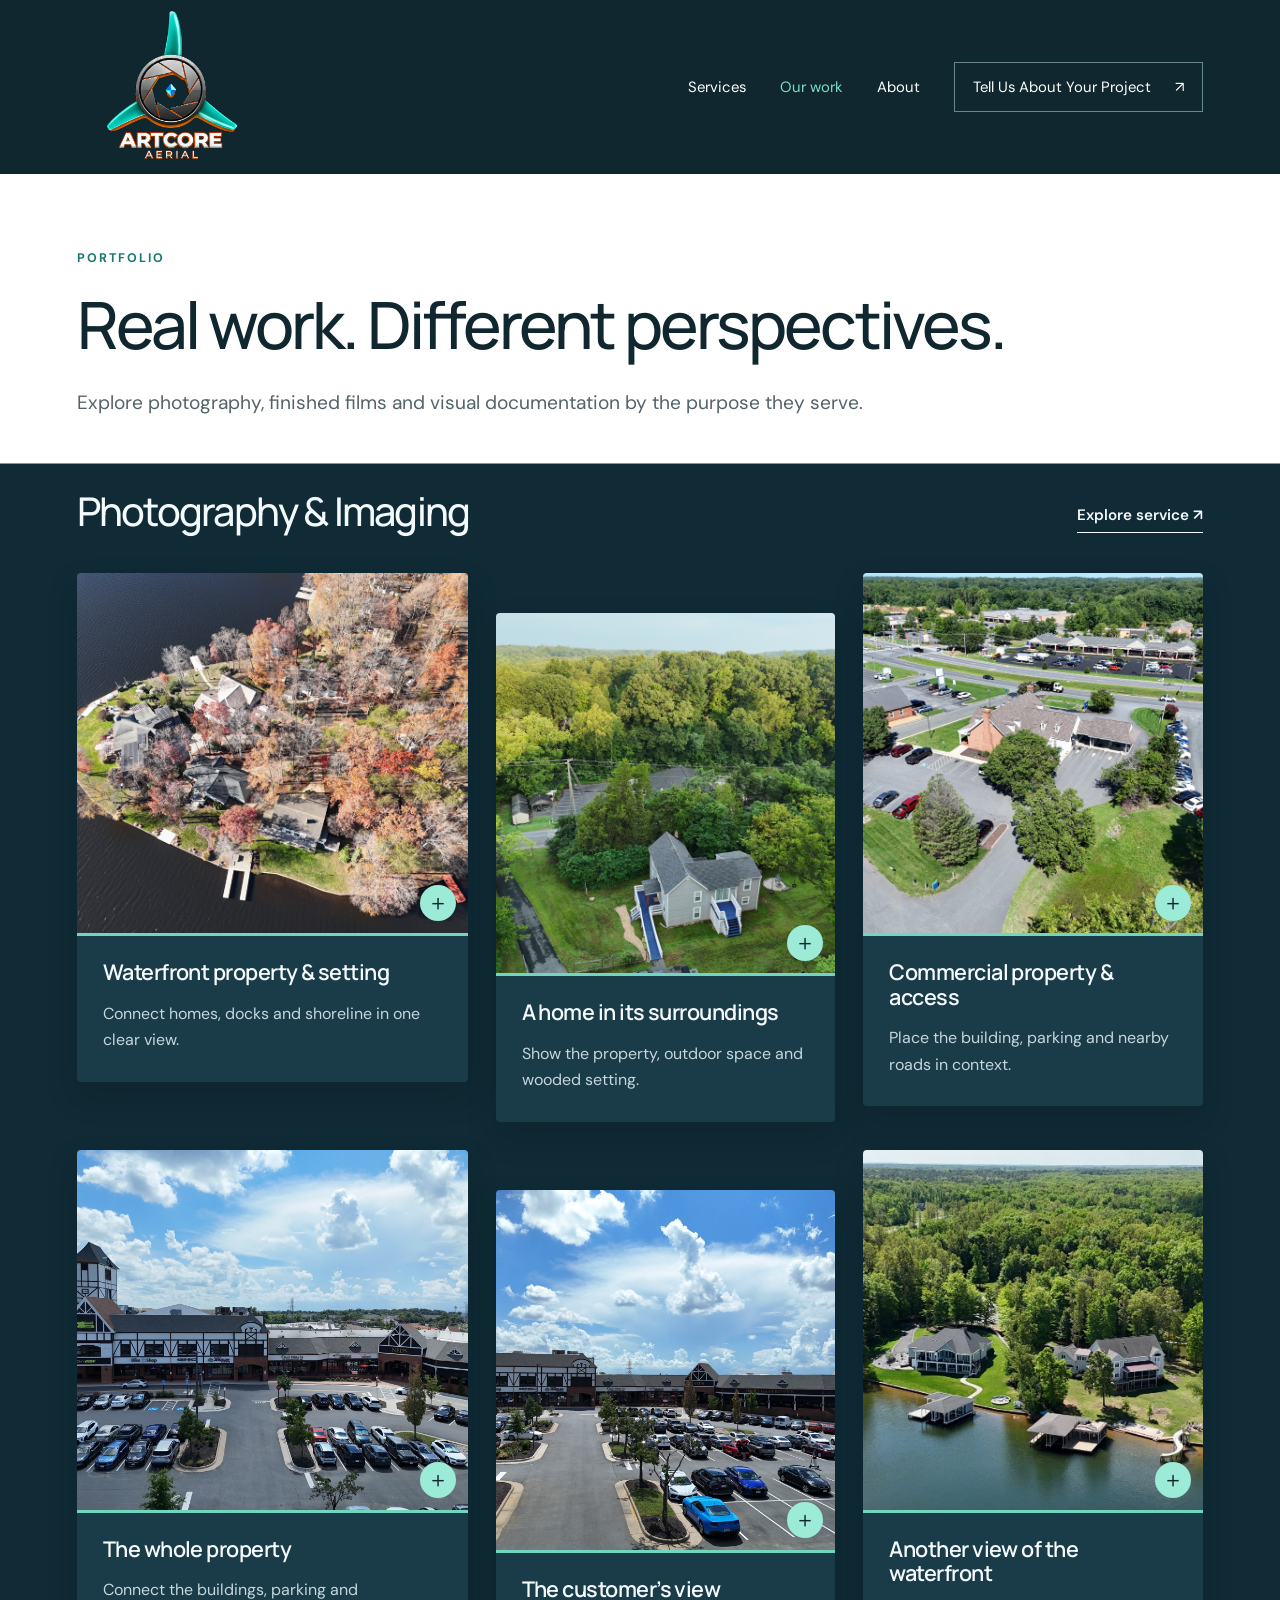
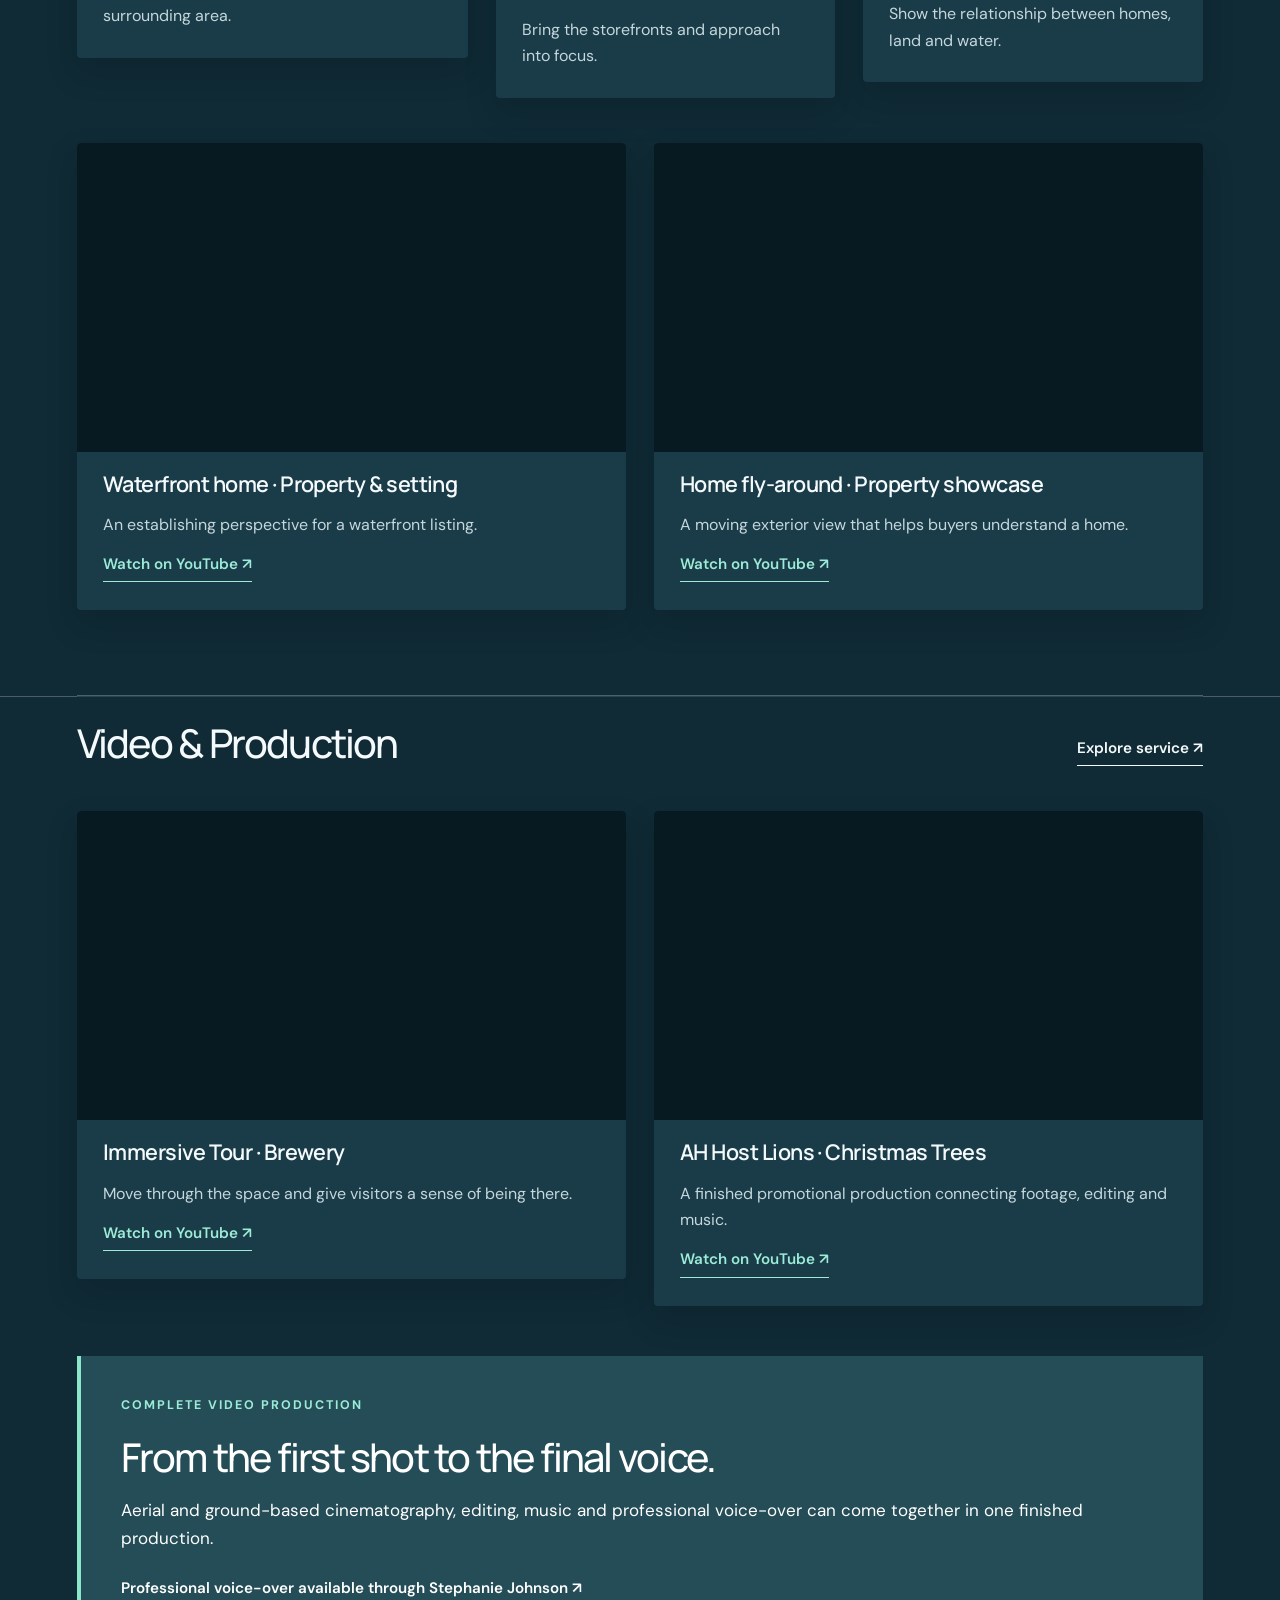
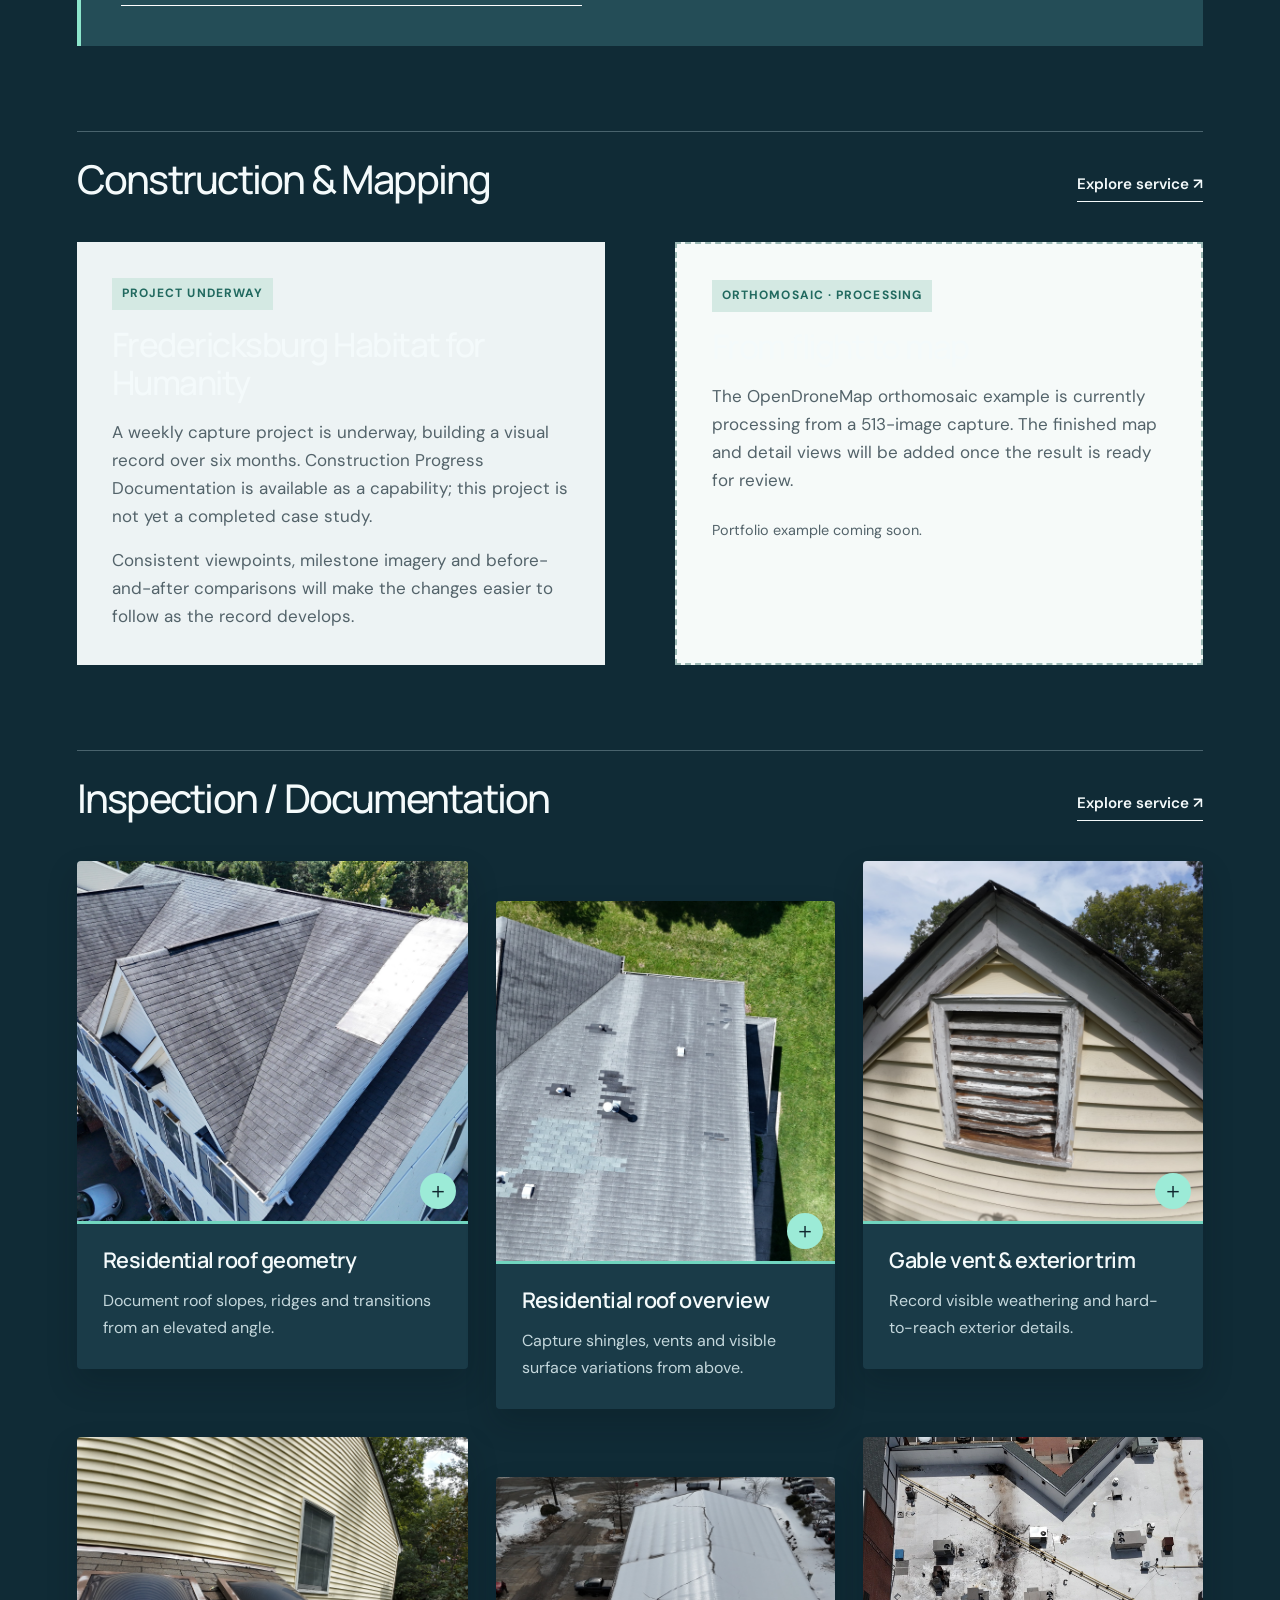
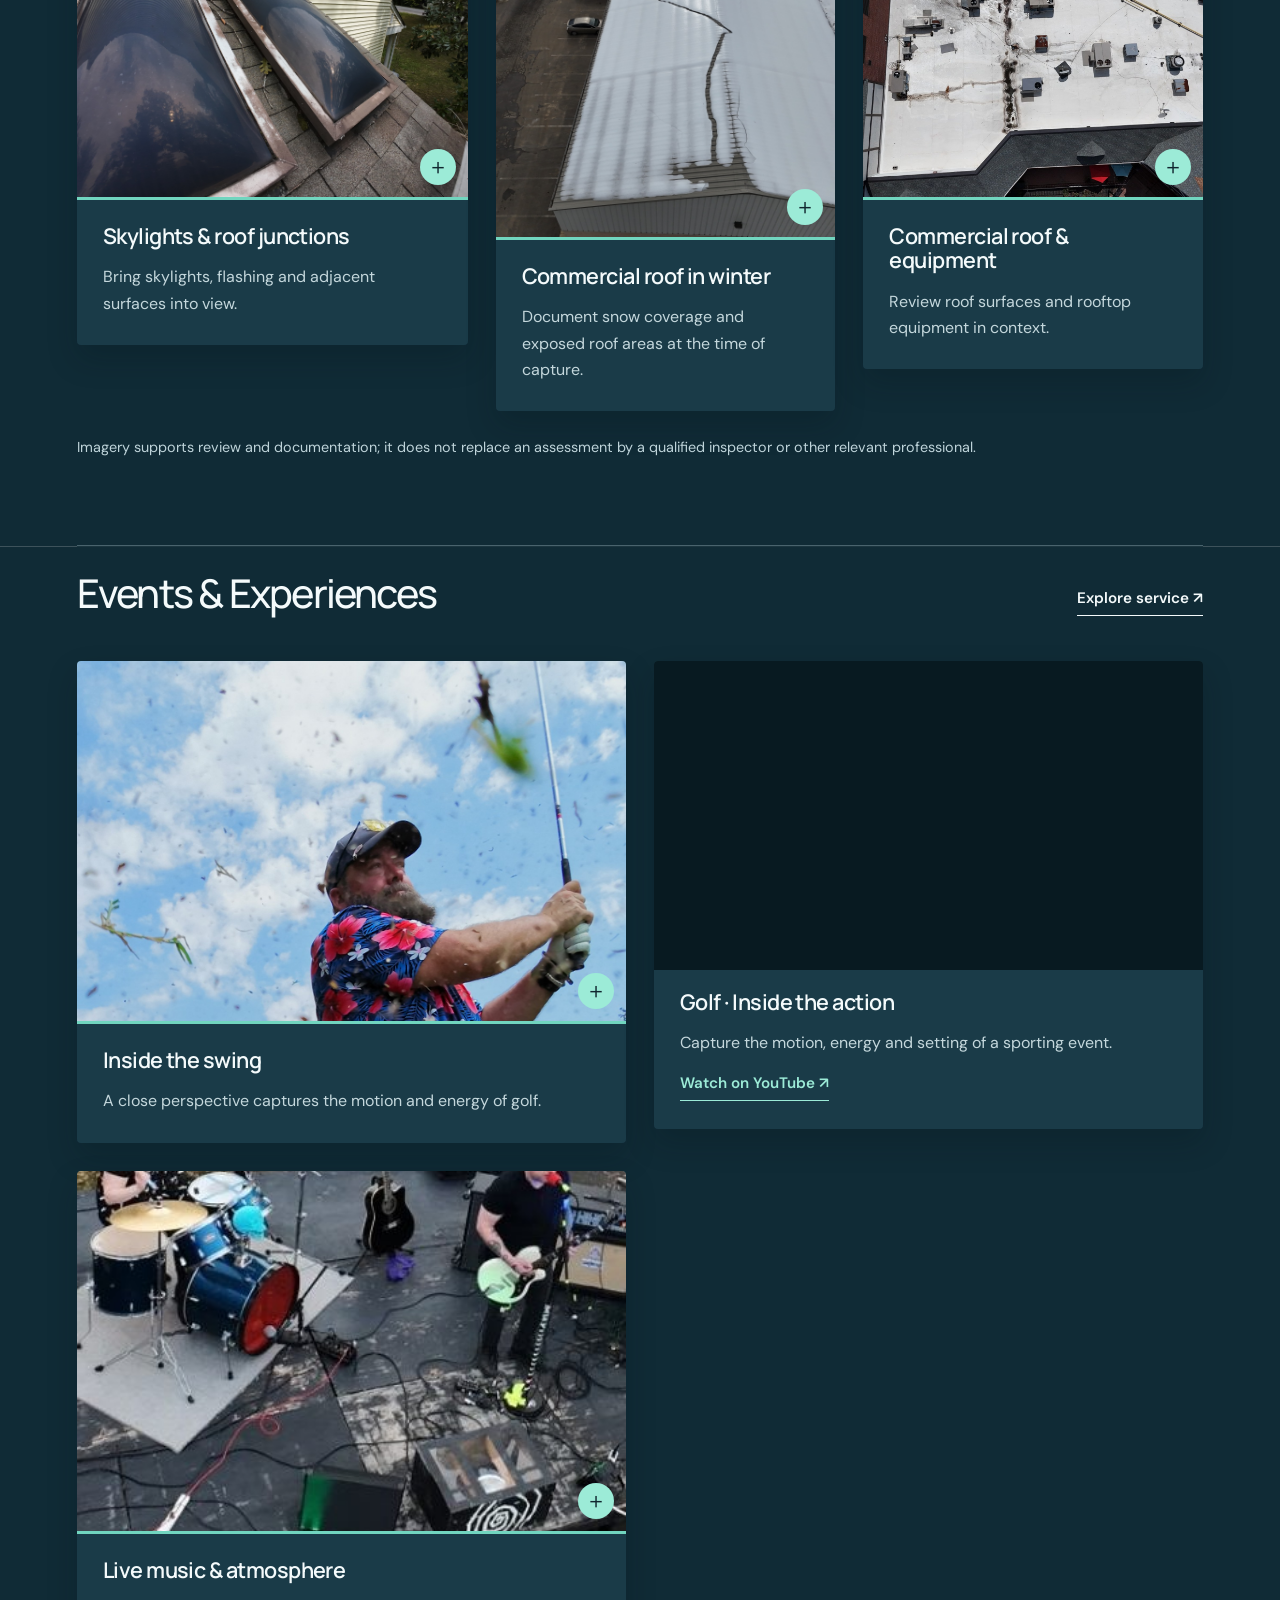
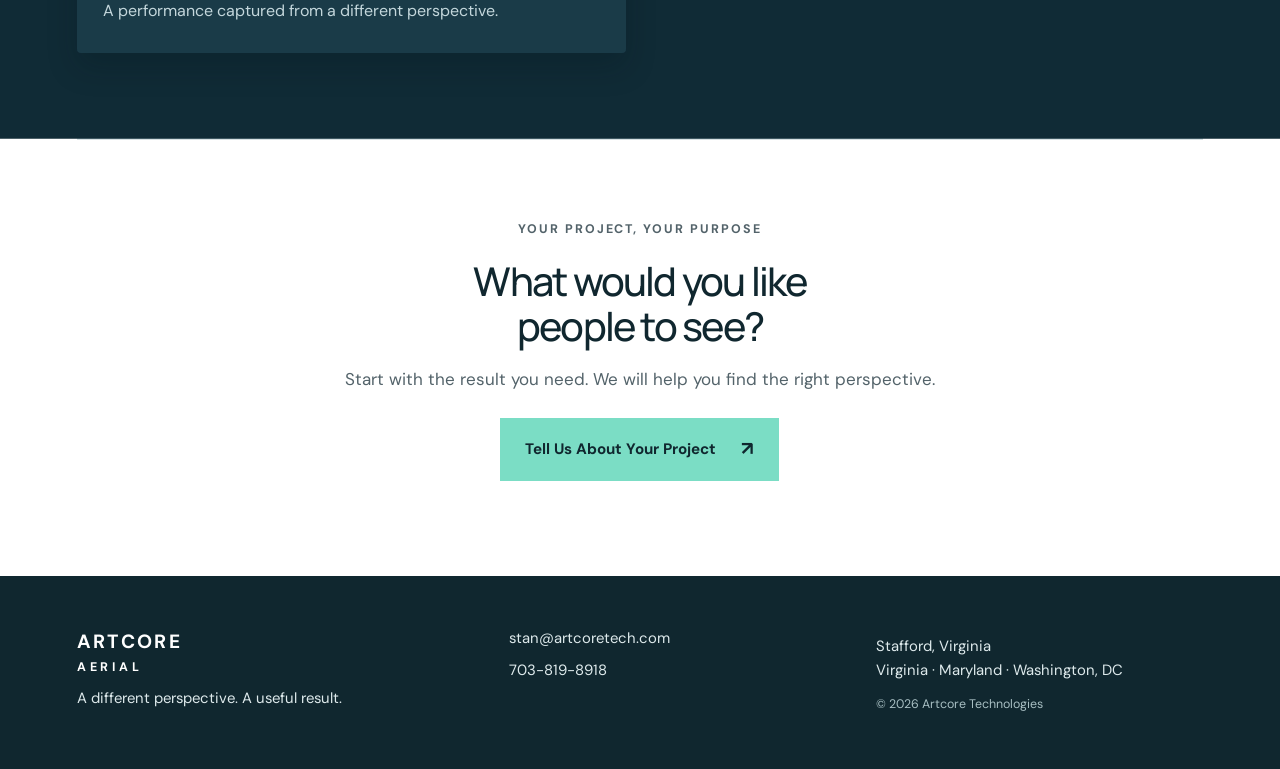
<file: work/index.html>
<!doctype html><html lang="en"><head><meta charset="utf-8"><meta name="viewport" content="width=device-width,initial-scale=1"><title>Our Work | Artcore Aerial</title><meta name="description" content="Photography, cinematic video, Immersive Tours and project documentation. Stafford, Virginia, serving Virginia, Maryland and Washington, DC."><meta name="theme-color" content="#10272f"><link rel="icon" href="/assets/logo.png"><link rel="stylesheet" href="/style.css"><script defer src="/site.js"></script></head><body><a class="skip" href="#main">Skip to content</a><header><a class="brand" href="/" aria-label="Artcore Aerial home"><img src="/assets/logo.png" alt="Artcore Aerial" width="300" height="249"></a><nav aria-label="Main navigation"><a  href="/services/">Services</a><a aria-current="page" href="/work/">Our work</a><a  href="/about/">About</a><a class="nav-cta" href="/contact/">Tell Us About Your Project <span aria-hidden="true">↗</span></a></nav></header><main id="main"><section class="page-intro wrap"><p class="eyebrow">PORTFOLIO</p><h1>Real work. Different perspectives.</h1><p class="lede">Explore photography, finished films and visual documentation by the purpose they serve.</p></section><section class="wrap section compact work-group"><div class="section-heading"><h2>Photography & Imaging</h2><a class="text-link" href="/services/photography/">Explore service ↗</a></div><div class="gallery three"><figure><button class="photo" data-image="/assets/waterfront-autumn.jpg" data-caption="Waterfront property & setting" aria-label="Enlarge: Waterfront property & setting"><img class="" src="/assets/waterfront-autumn.jpg" alt="Waterfront property & setting" loading="lazy" decoding="async"><span class="expand" aria-hidden="true">＋</span></button><figcaption><h3>Waterfront property & setting</h3><p>Connect homes, docks and shoreline in one clear view.</p></figcaption></figure><figure><button class="photo" data-image="/assets/wooded-home.jpg" data-caption="A home in its surroundings" aria-label="Enlarge: A home in its surroundings"><img class="" src="/assets/wooded-home.jpg" alt="A home in its surroundings" loading="lazy" decoding="async"><span class="expand" aria-hidden="true">＋</span></button><figcaption><h3>A home in its surroundings</h3><p>Show the property, outdoor space and wooded setting.</p></figcaption></figure><figure><button class="photo" data-image="/assets/commercial-neighborhood.jpg" data-caption="Commercial property & access" aria-label="Enlarge: Commercial property & access"><img class="" src="/assets/commercial-neighborhood.jpg" alt="Commercial property & access" loading="lazy" decoding="async"><span class="expand" aria-hidden="true">＋</span></button><figcaption><h3>Commercial property & access</h3><p>Place the building, parking and nearby roads in context.</p></figcaption></figure><figure><button class="photo" data-image="/assets/commercial-wide.jpg" data-caption="The whole property" aria-label="Enlarge: The whole property"><img class="" src="/assets/commercial-wide.jpg" alt="The whole property" loading="lazy" decoding="async"><span class="expand" aria-hidden="true">＋</span></button><figcaption><h3>The whole property</h3><p>Connect the buildings, parking and surrounding area.</p></figcaption></figure><figure><button class="photo" data-image="/assets/storefront.jpg" data-caption="The customer’s view" aria-label="Enlarge: The customer’s view"><img class="" src="/assets/storefront.jpg" alt="The customer’s view" loading="lazy" decoding="async"><span class="expand" aria-hidden="true">＋</span></button><figcaption><h3>The customer’s view</h3><p>Bring the storefronts and approach into focus.</p></figcaption></figure><figure><button class="photo" data-image="/assets/waterfront.jpg" data-caption="Another view of the waterfront" aria-label="Enlarge: Another view of the waterfront"><img class="" src="/assets/waterfront.jpg" alt="Another view of the waterfront" loading="lazy" decoding="async"><span class="expand" aria-hidden="true">＋</span></button><figcaption><h3>Another view of the waterfront</h3><p>Show the relationship between homes, land and water.</p></figcaption></figure></div><div class="gallery two films"><article class="film"><div class="film-frame"><iframe src="https://www.youtube-nocookie.com/embed/GSuXutplvPQ" title="Waterfront home · Property & setting" loading="lazy" referrerpolicy="strict-origin-when-cross-origin" allow="accelerometer; autoplay; clipboard-write; encrypted-media; gyroscope; picture-in-picture; web-share" allowfullscreen></iframe></div><h3>Waterfront home · Property & setting</h3><p>An establishing perspective for a waterfront listing.</p><a class="text-link" href="https://www.youtube.com/watch?v=GSuXutplvPQ" target="_blank" rel="noopener">Watch on YouTube ↗</a></article><article class="film"><div class="film-frame"><iframe src="https://www.youtube-nocookie.com/embed/vYTjb6Wzn9U" title="Home fly-around · Property showcase" loading="lazy" referrerpolicy="strict-origin-when-cross-origin" allow="accelerometer; autoplay; clipboard-write; encrypted-media; gyroscope; picture-in-picture; web-share" allowfullscreen></iframe></div><h3>Home fly-around · Property showcase</h3><p>A moving exterior view that helps buyers understand a home.</p><a class="text-link" href="https://www.youtube.com/watch?v=vYTjb6Wzn9U" target="_blank" rel="noopener">Watch on YouTube ↗</a></article></div></section><section class="wrap section compact work-group"><div class="section-heading"><h2>Video & Production</h2><a class="text-link" href="/services/video/">Explore service ↗</a></div><div class="gallery two films"><article class="film"><div class="film-frame"><iframe src="https://www.youtube-nocookie.com/embed/kuudVMkkC-k" title="Immersive Tour · Brewery" loading="lazy" referrerpolicy="strict-origin-when-cross-origin" allow="accelerometer; autoplay; clipboard-write; encrypted-media; gyroscope; picture-in-picture; web-share" allowfullscreen></iframe></div><h3>Immersive Tour · Brewery</h3><p>Move through the space and give visitors a sense of being there.</p><a class="text-link" href="https://www.youtube.com/watch?v=kuudVMkkC-k" target="_blank" rel="noopener">Watch on YouTube ↗</a></article><article class="film"><div class="film-frame"><iframe src="https://www.youtube-nocookie.com/embed/nmKOKeqFCSE" title="AH Host Lions · Christmas Trees" loading="lazy" referrerpolicy="strict-origin-when-cross-origin" allow="accelerometer; autoplay; clipboard-write; encrypted-media; gyroscope; picture-in-picture; web-share" allowfullscreen></iframe></div><h3>AH Host Lions · Christmas Trees</h3><p>A finished promotional production connecting footage, editing and music.</p><a class="text-link" href="https://www.youtube.com/watch?v=nmKOKeqFCSE" target="_blank" rel="noopener">Watch on YouTube ↗</a></article></div><aside class="voice"><p class="eyebrow">COMPLETE VIDEO PRODUCTION</p><h2>From the first shot to the final voice.</h2><p>Aerial and ground-based cinematography, editing, music and professional voice-over can come together in one finished production.</p><a class="text-link" href="https://www.stephaniejohnson.pro/" target="_blank" rel="noopener">Professional voice-over available through Stephanie Johnson ↗</a></aside></section><section class="wrap section compact work-group"><div class="section-heading"><h2>Construction & Mapping</h2><a class="text-link" href="/services/construction/">Explore service ↗</a></div><div class="progress-grid"><article class="pending"><span class="status">PROJECT UNDERWAY</span><h2>Fredericksburg Habitat for Humanity</h2><p>A weekly capture project is underway, building a visual record over six months. Construction Progress Documentation is available as a capability; this project is not yet a completed case study.</p><p>Consistent viewpoints, milestone imagery and before-and-after comparisons will make the changes easier to follow as the record develops.</p></article><article class="pending map-placeholder"><span class="status">ORTHOMOSAIC · PROCESSING</span><h2>From flight to map</h2><p>The OpenDroneMap orthomosaic example is currently processing from a 513-image capture. The finished map and detail views will be added once the result is ready for review.</p><p class="note">Portfolio example coming soon.</p></article></div></section><section class="wrap section compact work-group"><div class="section-heading"><h2>Inspection / Documentation</h2><a class="text-link" href="/services/inspection/">Explore service ↗</a></div><div class="gallery three"><figure><button class="photo" data-image="/assets/residential-roof-oblique.jpg" data-caption="Residential roof geometry" aria-label="Enlarge: Residential roof geometry"><img class="" src="/assets/residential-roof-oblique.jpg" alt="Residential roof geometry" loading="lazy" decoding="async"><span class="expand" aria-hidden="true">＋</span></button><figcaption><h3>Residential roof geometry</h3><p>Document roof slopes, ridges and transitions from an elevated angle.</p></figcaption></figure><figure><button class="photo" data-image="/assets/residential-roof-overhead.jpg" data-caption="Residential roof overview" aria-label="Enlarge: Residential roof overview"><img class="" src="/assets/residential-roof-overhead.jpg" alt="Residential roof overview" loading="lazy" decoding="async"><span class="expand" aria-hidden="true">＋</span></button><figcaption><h3>Residential roof overview</h3><p>Capture shingles, vents and visible surface variations from above.</p></figcaption></figure><figure><button class="photo" data-image="/assets/gable-vent.jpg" data-caption="Gable vent & exterior trim" aria-label="Enlarge: Gable vent & exterior trim"><img class="" src="/assets/gable-vent.jpg" alt="Gable vent & exterior trim" loading="lazy" decoding="async"><span class="expand" aria-hidden="true">＋</span></button><figcaption><h3>Gable vent & exterior trim</h3><p>Record visible weathering and hard-to-reach exterior details.</p></figcaption></figure><figure><button class="photo" data-image="/assets/skylights.jpg" data-caption="Skylights & roof junctions" aria-label="Enlarge: Skylights & roof junctions"><img class="" src="/assets/skylights.jpg" alt="Skylights & roof junctions" loading="lazy" decoding="async"><span class="expand" aria-hidden="true">＋</span></button><figcaption><h3>Skylights & roof junctions</h3><p>Bring skylights, flashing and adjacent surfaces into view.</p></figcaption></figure><figure><button class="photo" data-image="/assets/snow-roof.jpg" data-caption="Commercial roof in winter" aria-label="Enlarge: Commercial roof in winter"><img class="" src="/assets/snow-roof.jpg" alt="Commercial roof in winter" loading="lazy" decoding="async"><span class="expand" aria-hidden="true">＋</span></button><figcaption><h3>Commercial roof in winter</h3><p>Document snow coverage and exposed roof areas at the time of capture.</p></figcaption></figure><figure><button class="photo" data-image="/assets/roof-overhead.jpg" data-caption="Commercial roof & equipment" aria-label="Enlarge: Commercial roof & equipment"><img class="" src="/assets/roof-overhead.jpg" alt="Commercial roof & equipment" loading="lazy" decoding="async"><span class="expand" aria-hidden="true">＋</span></button><figcaption><h3>Commercial roof & equipment</h3><p>Review roof surfaces and rooftop equipment in context.</p></figcaption></figure></div><p class="note">Imagery supports review and documentation; it does not replace an assessment by a qualified inspector or other relevant professional.</p></section><section class="wrap section compact work-group"><div class="section-heading"><h2>Events & Experiences</h2><a class="text-link" href="/services/events/">Explore service ↗</a></div><div class="gallery two films"><figure><button class="photo" data-image="/assets/golf-action.jpg" data-caption="Inside the swing" aria-label="Enlarge: Inside the swing"><img class="" src="/assets/golf-action.jpg" alt="Inside the swing" loading="lazy" decoding="async"><span class="expand" aria-hidden="true">＋</span></button><figcaption><h3>Inside the swing</h3><p>A close perspective captures the motion and energy of golf.</p></figcaption></figure><article class="film"><div class="film-frame"><iframe src="https://www.youtube-nocookie.com/embed/IPU18vhIuuY" title="Golf · Inside the action" loading="lazy" referrerpolicy="strict-origin-when-cross-origin" allow="accelerometer; autoplay; clipboard-write; encrypted-media; gyroscope; picture-in-picture; web-share" allowfullscreen></iframe></div><h3>Golf · Inside the action</h3><p>Capture the motion, energy and setting of a sporting event.</p><a class="text-link" href="https://www.youtube.com/watch?v=IPU18vhIuuY" target="_blank" rel="noopener">Watch on YouTube ↗</a></article><figure><button class="photo" data-image="/assets/live-music.jpg" data-caption="Live music & atmosphere" aria-label="Enlarge: Live music & atmosphere"><img class="" src="/assets/live-music.jpg" alt="Live music & atmosphere" loading="lazy" decoding="async"><span class="expand" aria-hidden="true">＋</span></button><figcaption><h3>Live music & atmosphere</h3><p>A performance captured from a different perspective.</p></figcaption></figure></div></section><section class="project-end wrap"><p class="eyebrow">YOUR PROJECT, YOUR PURPOSE</p><h2>What would you like<br>people to see?</h2><p>Start with the result you need. We will help you find the right perspective.</p><a class="button" href="/contact/">Tell Us About Your Project<span aria-hidden="true">↗</span></a></section></main><footer><div><strong>ARTCORE <span>AERIAL</span></strong><p>A different perspective. A useful result.</p></div><div><a href="mailto:stan@artcoretech.com">stan@artcoretech.com</a><a href="tel:+17038198918">703-819-8918</a></div><div><p>Stafford, Virginia<br>Virginia · Maryland · Washington, DC</p><small>© 2026 Artcore Technologies</small></div></footer><dialog id="lightbox" aria-labelledby="image-caption"><button class="close" aria-label="Close image">Close ×</button><img id="large-image" alt="Expanded portfolio photograph"><p id="image-caption"></p></dialog></body></html>
</file>
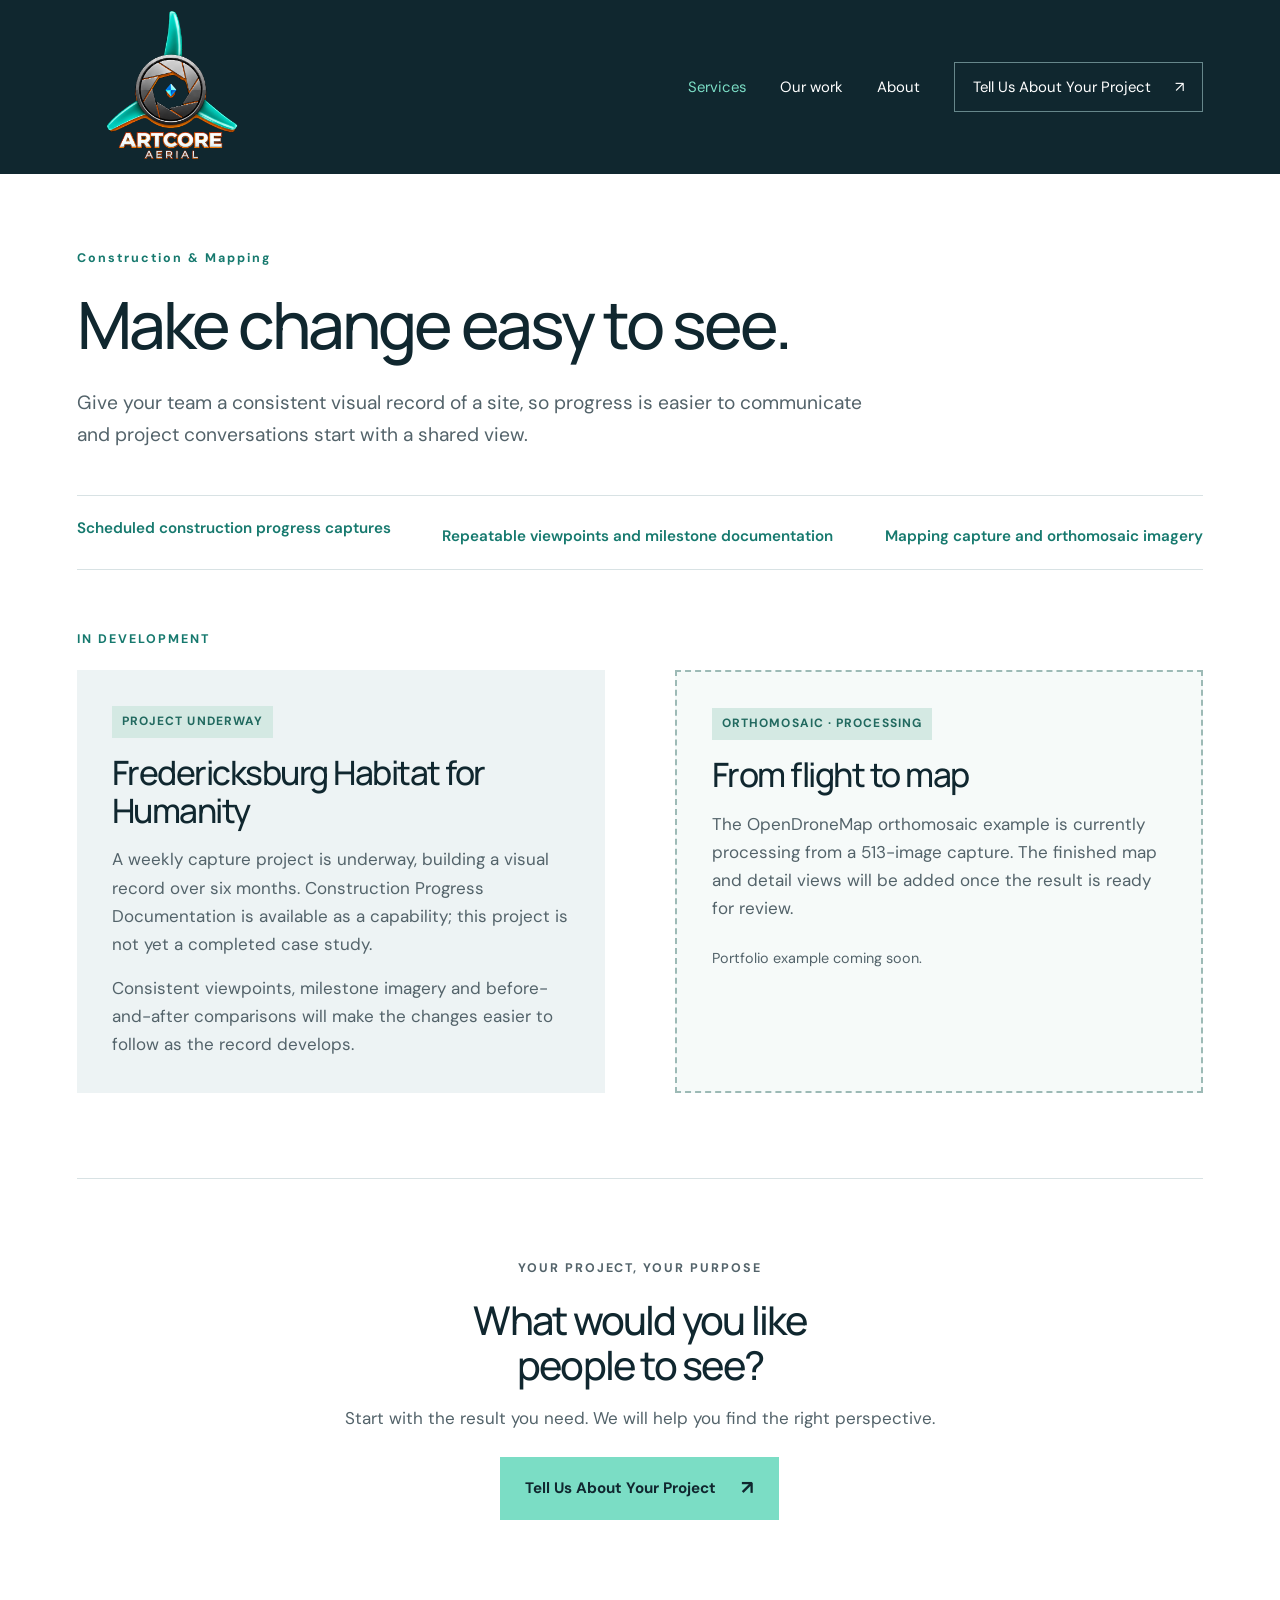
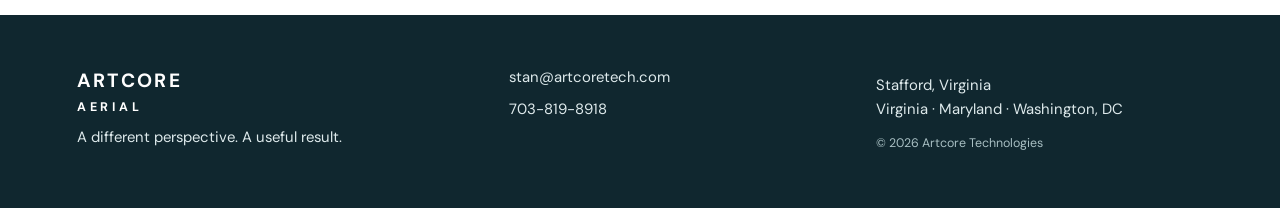
<file: services/construction/index.html>
<!doctype html><html lang="en"><head><meta charset="utf-8"><meta name="viewport" content="width=device-width,initial-scale=1"><title>Construction & Mapping | Artcore Aerial</title><meta name="description" content="Photography, cinematic video, Immersive Tours and project documentation. Stafford, Virginia, serving Virginia, Maryland and Washington, DC."><meta name="theme-color" content="#10272f"><link rel="icon" href="/assets/logo.png"><link rel="stylesheet" href="/style.css"><script defer src="/site.js"></script></head><body><a class="skip" href="#main">Skip to content</a><header><a class="brand" href="/" aria-label="Artcore Aerial home"><img src="/assets/logo.png" alt="Artcore Aerial" width="300" height="249"></a><nav aria-label="Main navigation"><a aria-current="page" href="/services/">Services</a><a  href="/work/">Our work</a><a  href="/about/">About</a><a class="nav-cta" href="/contact/">Tell Us About Your Project <span aria-hidden="true">↗</span></a></nav></header><main id="main"><section class="page-intro wrap"><p class="eyebrow">Construction & Mapping</p><h1>Make change easy to see.</h1><p class="lede">Give your team a consistent visual record of a site, so progress is easier to communicate and project conversations start with a shared view.</p></section><section class="wrap capability"><ul><li>Scheduled construction progress captures</li><li>Repeatable viewpoints and milestone documentation</li><li>Mapping capture and orthomosaic imagery</li></ul></section><section class="wrap section compact"><p class="eyebrow">IN DEVELOPMENT</p><div class="progress-grid"><article class="pending"><span class="status">PROJECT UNDERWAY</span><h2>Fredericksburg Habitat for Humanity</h2><p>A weekly capture project is underway, building a visual record over six months. Construction Progress Documentation is available as a capability; this project is not yet a completed case study.</p><p>Consistent viewpoints, milestone imagery and before-and-after comparisons will make the changes easier to follow as the record develops.</p></article><article class="pending map-placeholder"><span class="status">ORTHOMOSAIC · PROCESSING</span><h2>From flight to map</h2><p>The OpenDroneMap orthomosaic example is currently processing from a 513-image capture. The finished map and detail views will be added once the result is ready for review.</p><p class="note">Portfolio example coming soon.</p></article></div></section><section class="project-end wrap"><p class="eyebrow">YOUR PROJECT, YOUR PURPOSE</p><h2>What would you like<br>people to see?</h2><p>Start with the result you need. We will help you find the right perspective.</p><a class="button" href="/contact/">Tell Us About Your Project<span aria-hidden="true">↗</span></a></section></main><footer><div><strong>ARTCORE <span>AERIAL</span></strong><p>A different perspective. A useful result.</p></div><div><a href="mailto:stan@artcoretech.com">stan@artcoretech.com</a><a href="tel:+17038198918">703-819-8918</a></div><div><p>Stafford, Virginia<br>Virginia · Maryland · Washington, DC</p><small>© 2026 Artcore Technologies</small></div></footer><dialog id="lightbox" aria-labelledby="image-caption"><button class="close" aria-label="Close image">Close ×</button><img id="large-image" alt="Expanded portfolio photograph"><p id="image-caption"></p></dialog></body></html>
</file>
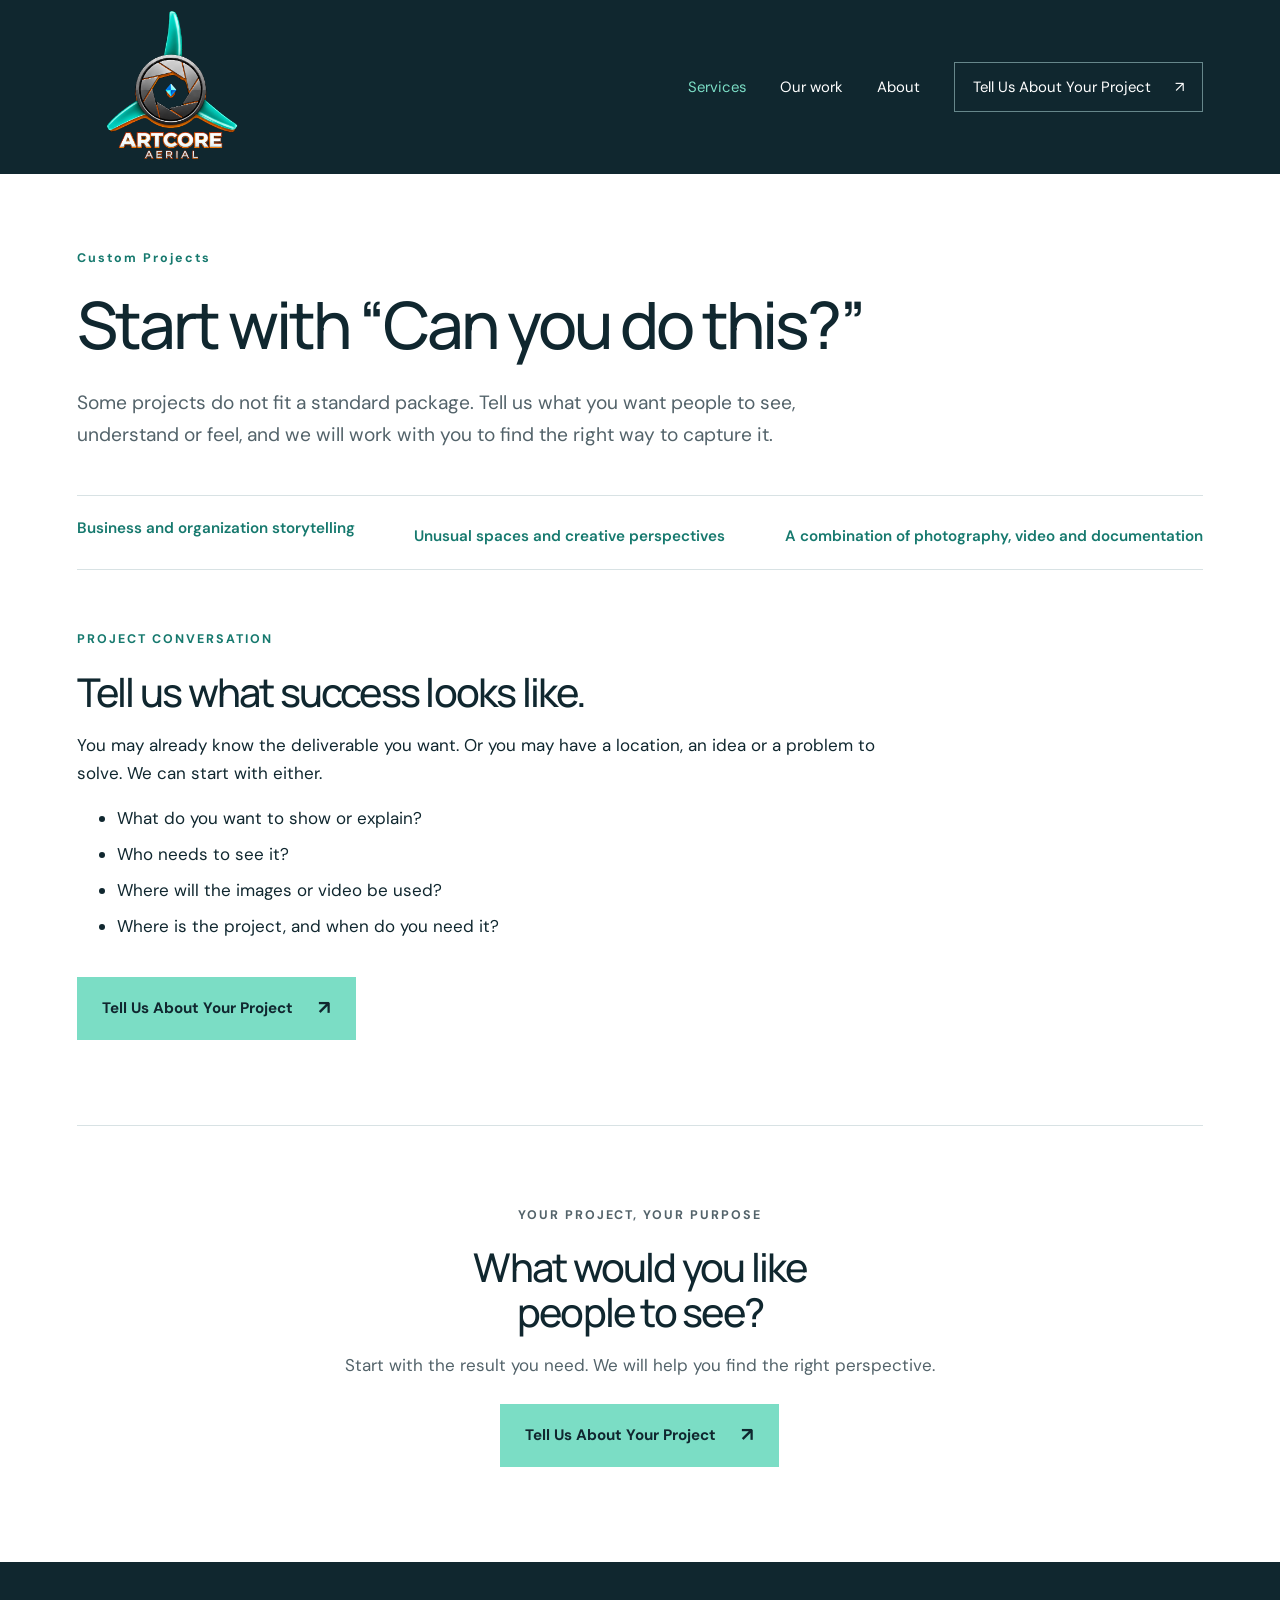
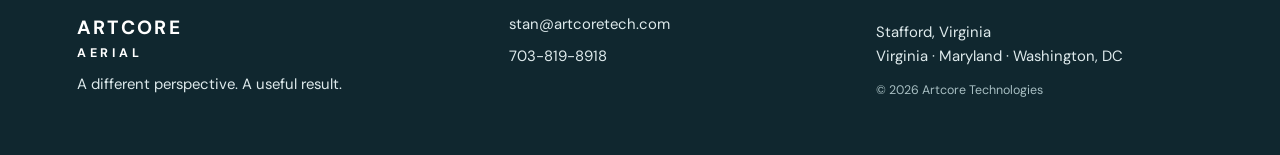
<file: services/custom/index.html>
<!doctype html><html lang="en"><head><meta charset="utf-8"><meta name="viewport" content="width=device-width,initial-scale=1"><title>Custom Projects | Artcore Aerial</title><meta name="description" content="Photography, cinematic video, Immersive Tours and project documentation. Stafford, Virginia, serving Virginia, Maryland and Washington, DC."><meta name="theme-color" content="#10272f"><link rel="icon" href="/assets/logo.png"><link rel="stylesheet" href="/style.css"><script defer src="/site.js"></script></head><body><a class="skip" href="#main">Skip to content</a><header><a class="brand" href="/" aria-label="Artcore Aerial home"><img src="/assets/logo.png" alt="Artcore Aerial" width="300" height="249"></a><nav aria-label="Main navigation"><a aria-current="page" href="/services/">Services</a><a  href="/work/">Our work</a><a  href="/about/">About</a><a class="nav-cta" href="/contact/">Tell Us About Your Project <span aria-hidden="true">↗</span></a></nav></header><main id="main"><section class="page-intro wrap"><p class="eyebrow">Custom Projects</p><h1>Start with “Can you do this?”</h1><p class="lede">Some projects do not fit a standard package. Tell us what you want people to see, understand or feel, and we will work with you to find the right way to capture it.</p></section><section class="wrap capability"><ul><li>Business and organization storytelling</li><li>Unusual spaces and creative perspectives</li><li>A combination of photography, video and documentation</li></ul></section><section class="wrap section compact"><p class="eyebrow">PROJECT CONVERSATION</p><div class="custom-content"><h2>Tell us what success looks like.</h2><p>You may already know the deliverable you want. Or you may have a location, an idea or a problem to solve. We can start with either.</p><ul><li>What do you want to show or explain?</li><li>Who needs to see it?</li><li>Where will the images or video be used?</li><li>Where is the project, and when do you need it?</li></ul><a class="button" href="/contact/">Tell Us About Your Project<span aria-hidden="true">↗</span></a></div></section><section class="project-end wrap"><p class="eyebrow">YOUR PROJECT, YOUR PURPOSE</p><h2>What would you like<br>people to see?</h2><p>Start with the result you need. We will help you find the right perspective.</p><a class="button" href="/contact/">Tell Us About Your Project<span aria-hidden="true">↗</span></a></section></main><footer><div><strong>ARTCORE <span>AERIAL</span></strong><p>A different perspective. A useful result.</p></div><div><a href="mailto:stan@artcoretech.com">stan@artcoretech.com</a><a href="tel:+17038198918">703-819-8918</a></div><div><p>Stafford, Virginia<br>Virginia · Maryland · Washington, DC</p><small>© 2026 Artcore Technologies</small></div></footer><dialog id="lightbox" aria-labelledby="image-caption"><button class="close" aria-label="Close image">Close ×</button><img id="large-image" alt="Expanded portfolio photograph"><p id="image-caption"></p></dialog></body></html>
</file>
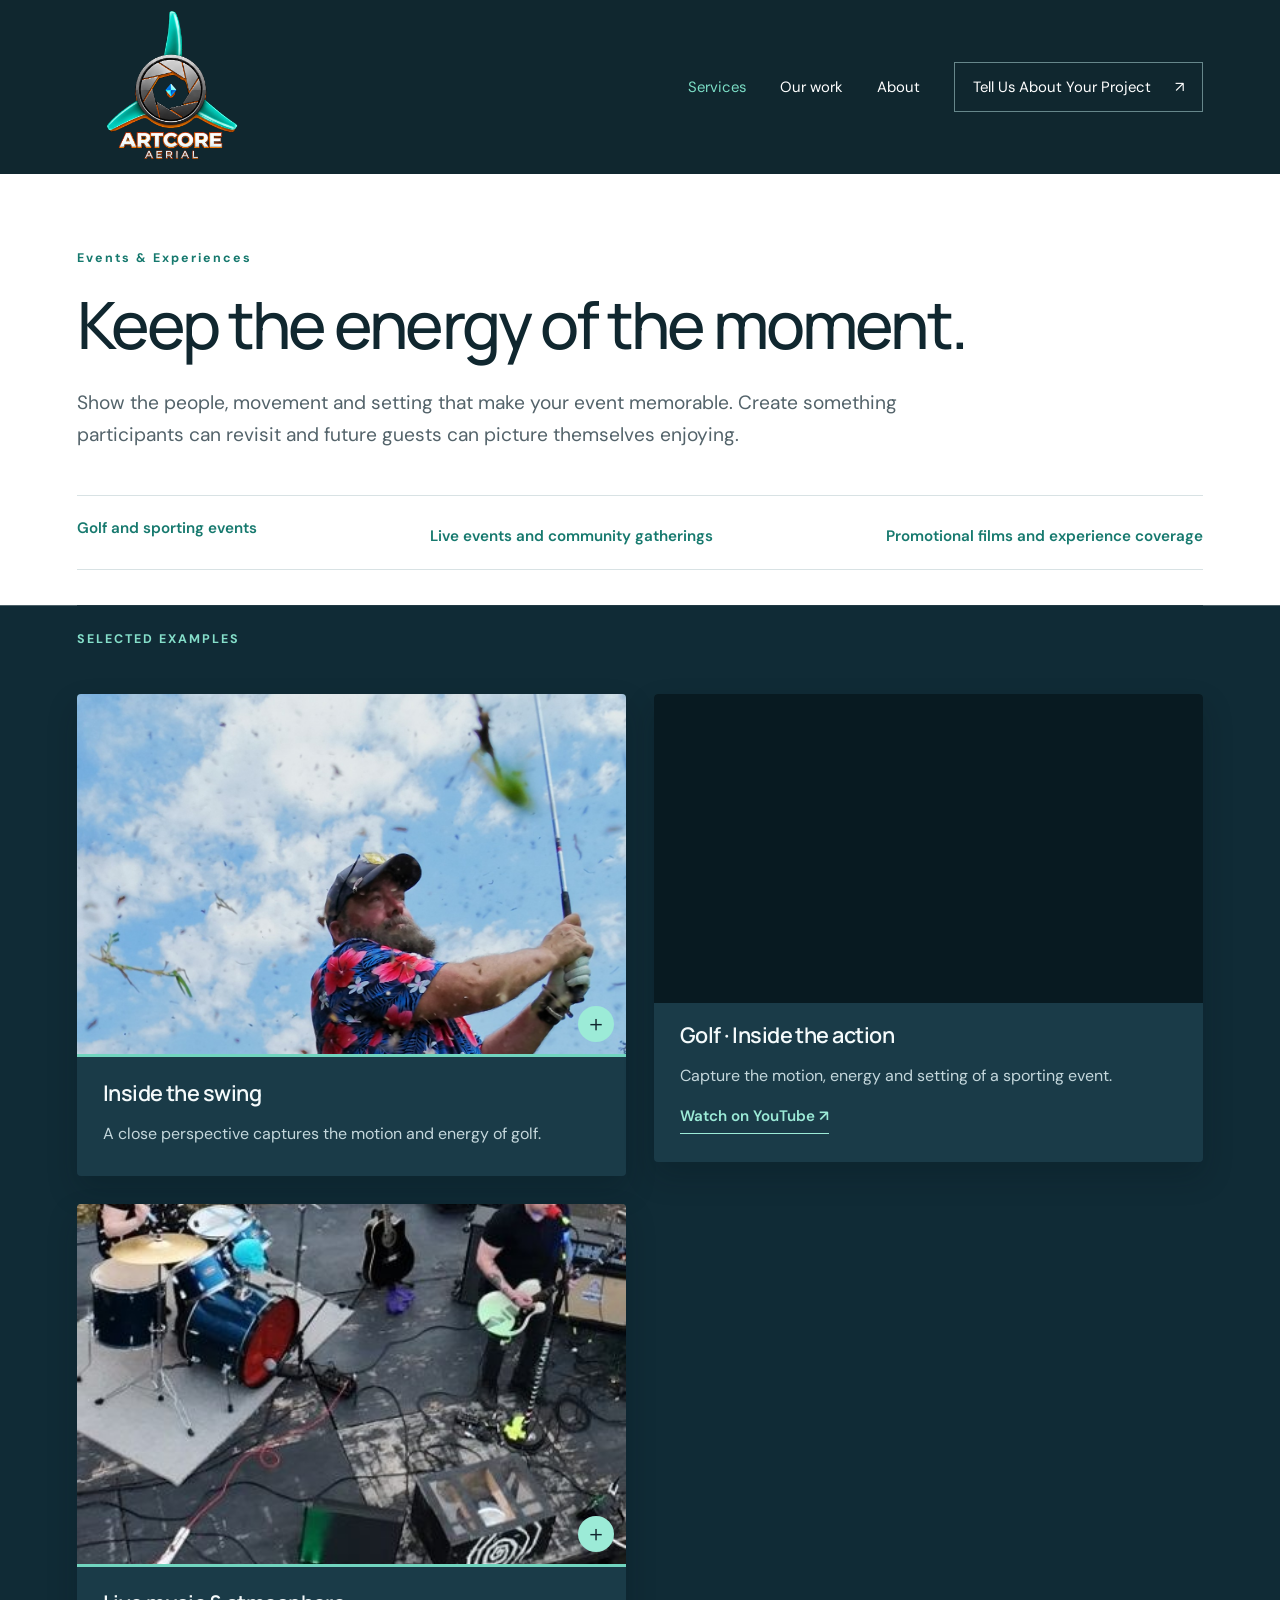
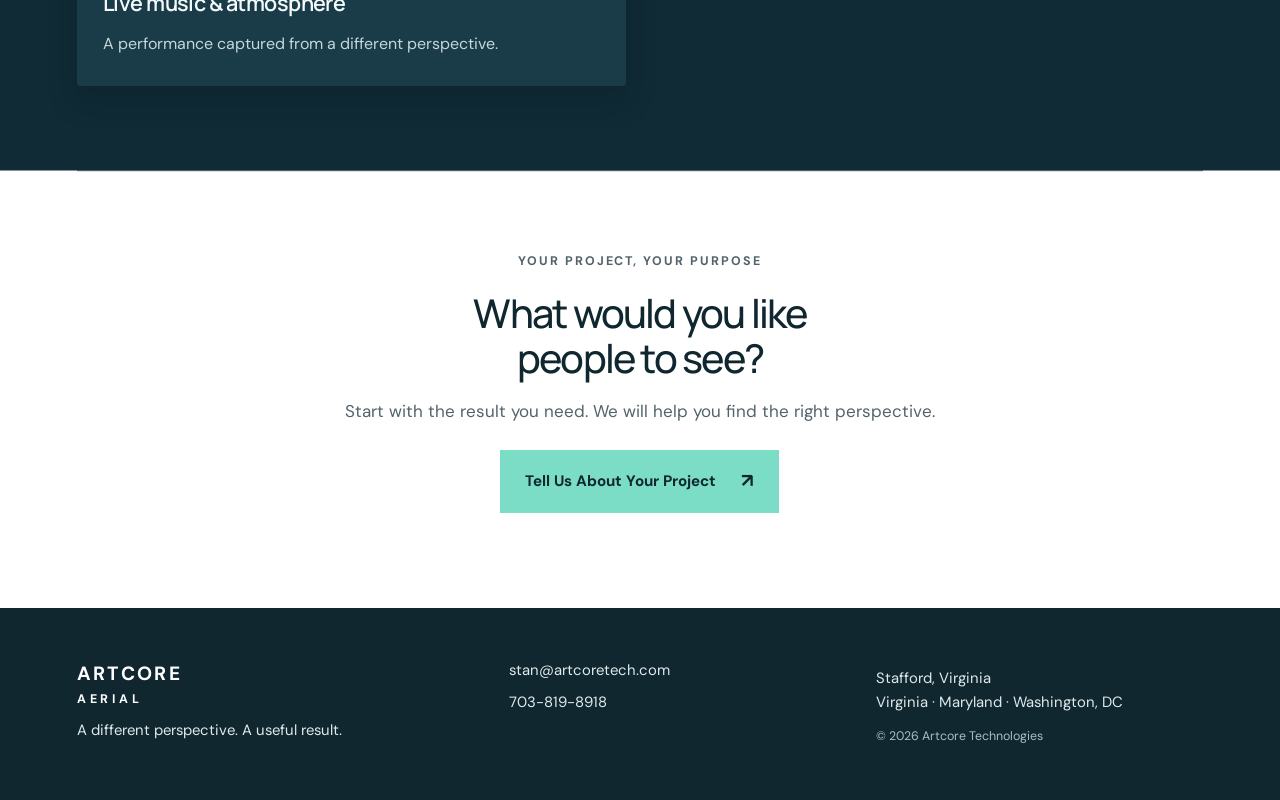
<file: services/events/index.html>
<!doctype html><html lang="en"><head><meta charset="utf-8"><meta name="viewport" content="width=device-width,initial-scale=1"><title>Events & Experiences | Artcore Aerial</title><meta name="description" content="Photography, cinematic video, Immersive Tours and project documentation. Stafford, Virginia, serving Virginia, Maryland and Washington, DC."><meta name="theme-color" content="#10272f"><link rel="icon" href="/assets/logo.png"><link rel="stylesheet" href="/style.css"><script defer src="/site.js"></script></head><body><a class="skip" href="#main">Skip to content</a><header><a class="brand" href="/" aria-label="Artcore Aerial home"><img src="/assets/logo.png" alt="Artcore Aerial" width="300" height="249"></a><nav aria-label="Main navigation"><a aria-current="page" href="/services/">Services</a><a  href="/work/">Our work</a><a  href="/about/">About</a><a class="nav-cta" href="/contact/">Tell Us About Your Project <span aria-hidden="true">↗</span></a></nav></header><main id="main"><section class="page-intro wrap"><p class="eyebrow">Events & Experiences</p><h1>Keep the energy of the moment.</h1><p class="lede">Show the people, movement and setting that make your event memorable. Create something participants can revisit and future guests can picture themselves enjoying.</p></section><section class="wrap capability"><ul><li>Golf and sporting events</li><li>Live events and community gatherings</li><li>Promotional films and experience coverage</li></ul></section><section class="wrap section compact"><p class="eyebrow">SELECTED EXAMPLES</p><div class="gallery two films"><figure><button class="photo" data-image="/assets/golf-action.jpg" data-caption="Inside the swing" aria-label="Enlarge: Inside the swing"><img class="" src="/assets/golf-action.jpg" alt="Inside the swing" loading="lazy" decoding="async"><span class="expand" aria-hidden="true">＋</span></button><figcaption><h3>Inside the swing</h3><p>A close perspective captures the motion and energy of golf.</p></figcaption></figure><article class="film"><div class="film-frame"><iframe src="https://www.youtube-nocookie.com/embed/IPU18vhIuuY" title="Golf · Inside the action" loading="lazy" referrerpolicy="strict-origin-when-cross-origin" allow="accelerometer; autoplay; clipboard-write; encrypted-media; gyroscope; picture-in-picture; web-share" allowfullscreen></iframe></div><h3>Golf · Inside the action</h3><p>Capture the motion, energy and setting of a sporting event.</p><a class="text-link" href="https://www.youtube.com/watch?v=IPU18vhIuuY" target="_blank" rel="noopener">Watch on YouTube ↗</a></article><figure><button class="photo" data-image="/assets/live-music.jpg" data-caption="Live music & atmosphere" aria-label="Enlarge: Live music & atmosphere"><img class="" src="/assets/live-music.jpg" alt="Live music & atmosphere" loading="lazy" decoding="async"><span class="expand" aria-hidden="true">＋</span></button><figcaption><h3>Live music & atmosphere</h3><p>A performance captured from a different perspective.</p></figcaption></figure></div></section><section class="project-end wrap"><p class="eyebrow">YOUR PROJECT, YOUR PURPOSE</p><h2>What would you like<br>people to see?</h2><p>Start with the result you need. We will help you find the right perspective.</p><a class="button" href="/contact/">Tell Us About Your Project<span aria-hidden="true">↗</span></a></section></main><footer><div><strong>ARTCORE <span>AERIAL</span></strong><p>A different perspective. A useful result.</p></div><div><a href="mailto:stan@artcoretech.com">stan@artcoretech.com</a><a href="tel:+17038198918">703-819-8918</a></div><div><p>Stafford, Virginia<br>Virginia · Maryland · Washington, DC</p><small>© 2026 Artcore Technologies</small></div></footer><dialog id="lightbox" aria-labelledby="image-caption"><button class="close" aria-label="Close image">Close ×</button><img id="large-image" alt="Expanded portfolio photograph"><p id="image-caption"></p></dialog></body></html>
</file>
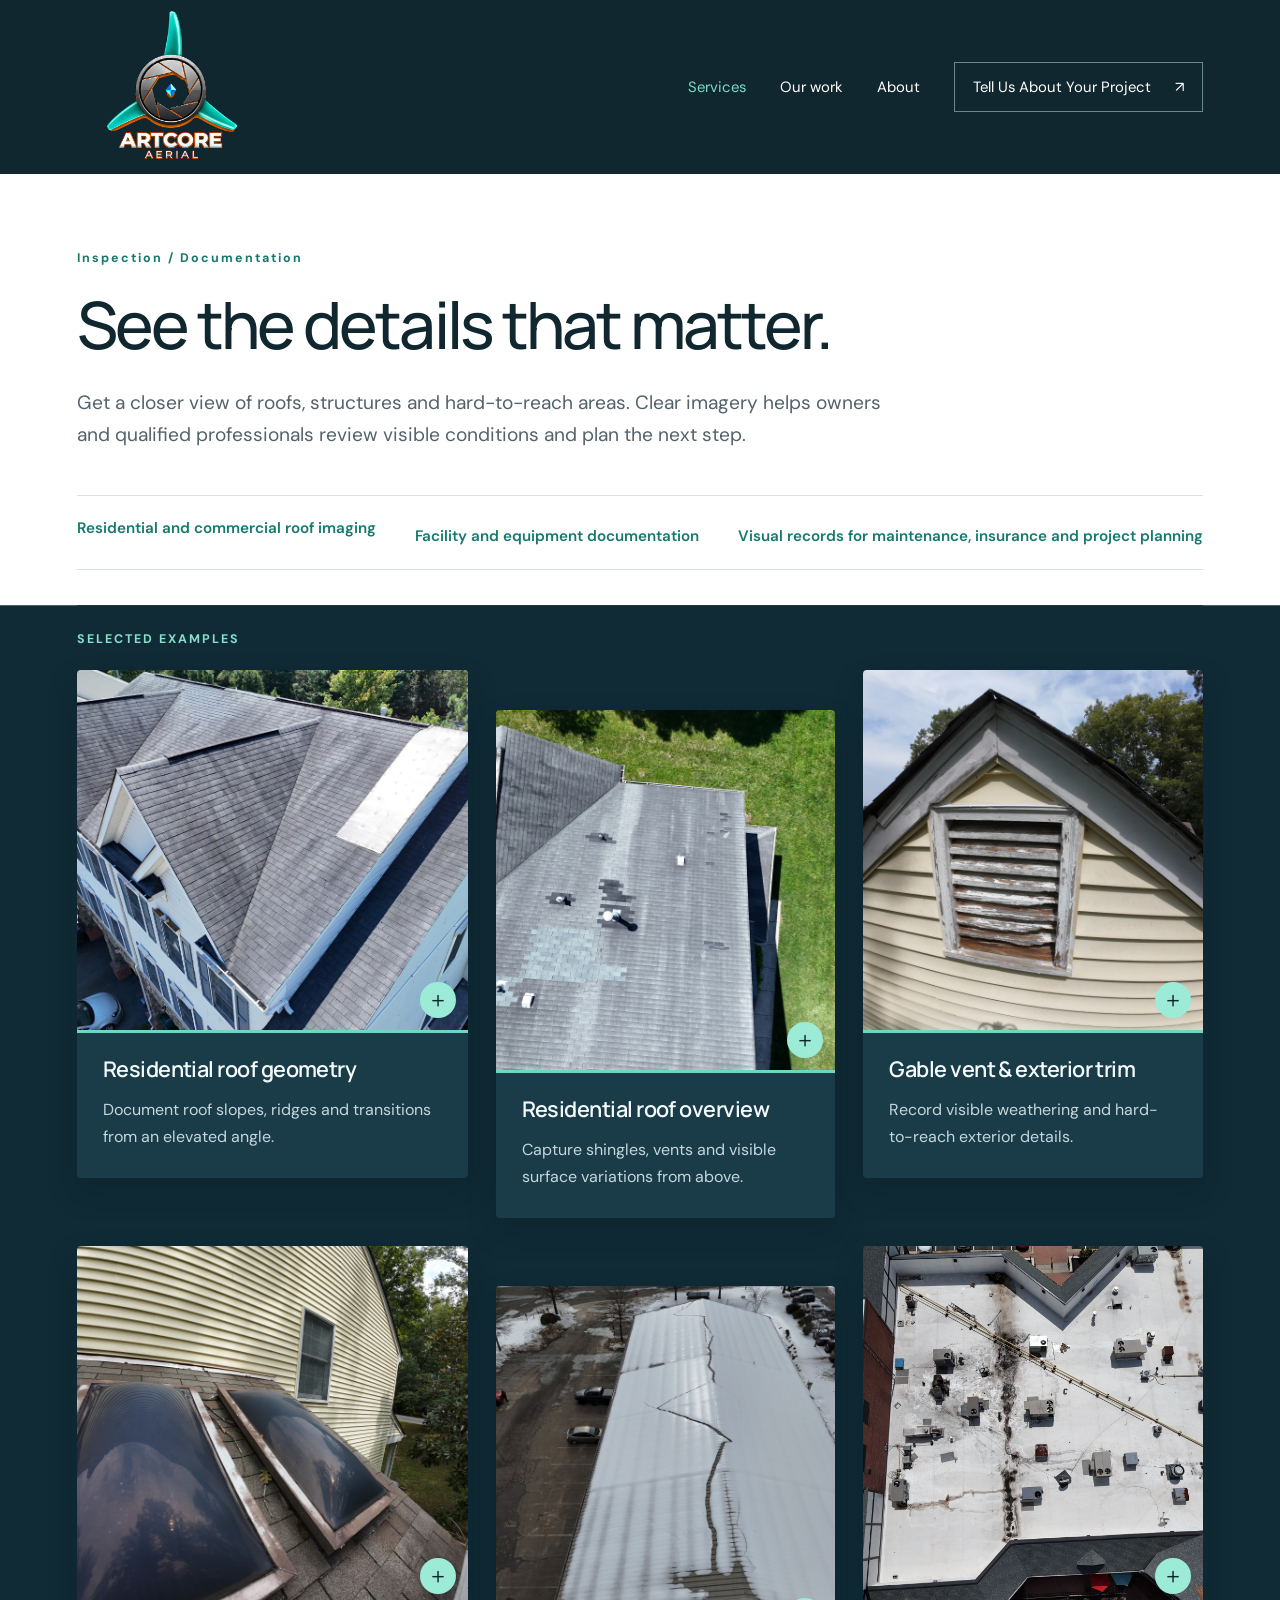
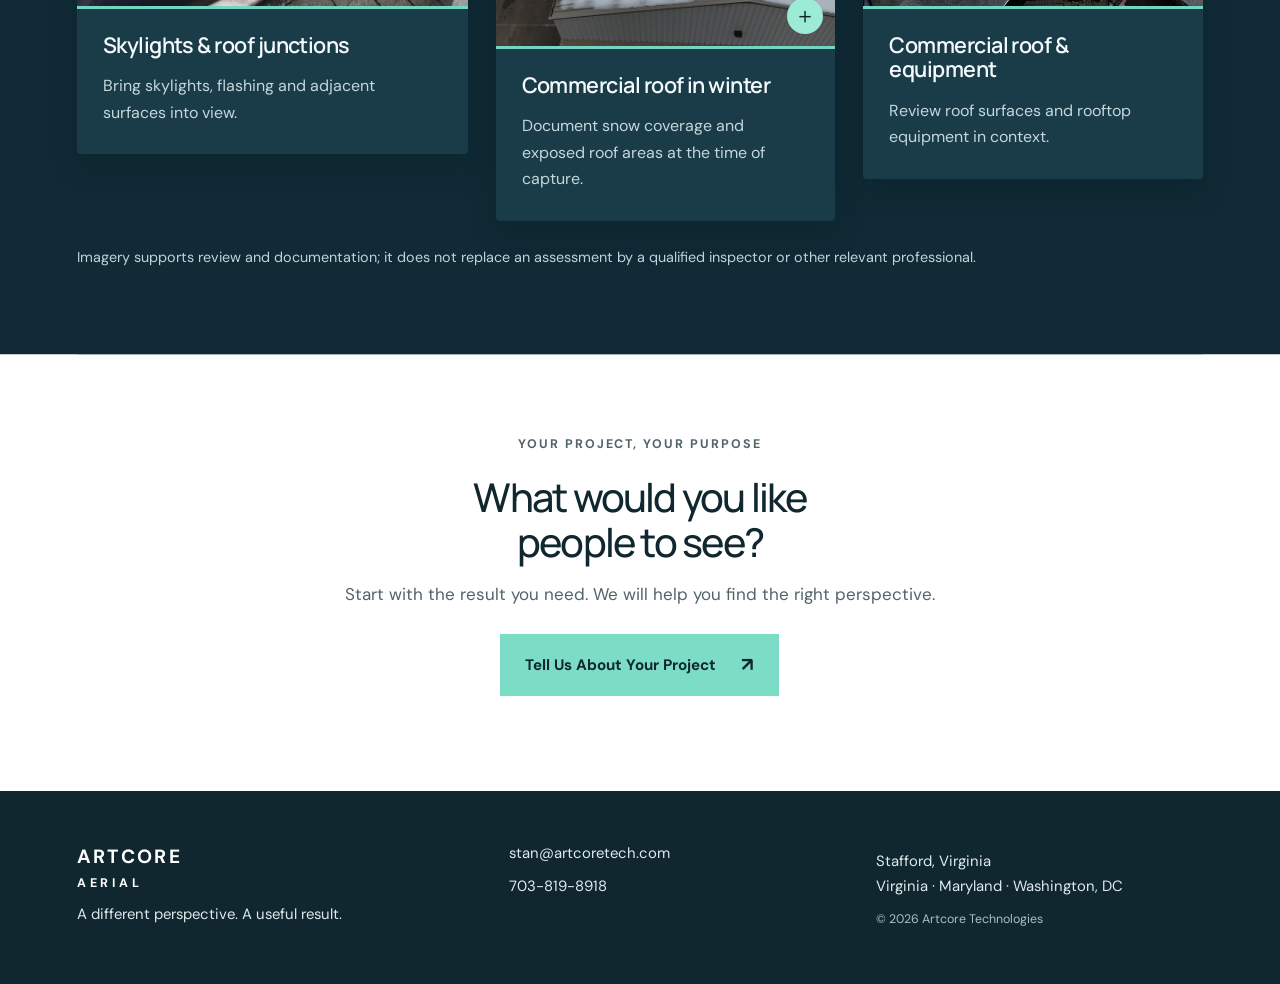
<file: services/inspection/index.html>
<!doctype html><html lang="en"><head><meta charset="utf-8"><meta name="viewport" content="width=device-width,initial-scale=1"><title>Inspection / Documentation | Artcore Aerial</title><meta name="description" content="Photography, cinematic video, Immersive Tours and project documentation. Stafford, Virginia, serving Virginia, Maryland and Washington, DC."><meta name="theme-color" content="#10272f"><link rel="icon" href="/assets/logo.png"><link rel="stylesheet" href="/style.css"><script defer src="/site.js"></script></head><body><a class="skip" href="#main">Skip to content</a><header><a class="brand" href="/" aria-label="Artcore Aerial home"><img src="/assets/logo.png" alt="Artcore Aerial" width="300" height="249"></a><nav aria-label="Main navigation"><a aria-current="page" href="/services/">Services</a><a  href="/work/">Our work</a><a  href="/about/">About</a><a class="nav-cta" href="/contact/">Tell Us About Your Project <span aria-hidden="true">↗</span></a></nav></header><main id="main"><section class="page-intro wrap"><p class="eyebrow">Inspection / Documentation</p><h1>See the details that matter.</h1><p class="lede">Get a closer view of roofs, structures and hard-to-reach areas. Clear imagery helps owners and qualified professionals review visible conditions and plan the next step.</p></section><section class="wrap capability"><ul><li>Residential and commercial roof imaging</li><li>Facility and equipment documentation</li><li>Visual records for maintenance, insurance and project planning</li></ul></section><section class="wrap section compact"><p class="eyebrow">SELECTED EXAMPLES</p><div class="gallery three"><figure><button class="photo" data-image="/assets/residential-roof-oblique.jpg" data-caption="Residential roof geometry" aria-label="Enlarge: Residential roof geometry"><img class="" src="/assets/residential-roof-oblique.jpg" alt="Residential roof geometry" loading="lazy" decoding="async"><span class="expand" aria-hidden="true">＋</span></button><figcaption><h3>Residential roof geometry</h3><p>Document roof slopes, ridges and transitions from an elevated angle.</p></figcaption></figure><figure><button class="photo" data-image="/assets/residential-roof-overhead.jpg" data-caption="Residential roof overview" aria-label="Enlarge: Residential roof overview"><img class="" src="/assets/residential-roof-overhead.jpg" alt="Residential roof overview" loading="lazy" decoding="async"><span class="expand" aria-hidden="true">＋</span></button><figcaption><h3>Residential roof overview</h3><p>Capture shingles, vents and visible surface variations from above.</p></figcaption></figure><figure><button class="photo" data-image="/assets/gable-vent.jpg" data-caption="Gable vent & exterior trim" aria-label="Enlarge: Gable vent & exterior trim"><img class="" src="/assets/gable-vent.jpg" alt="Gable vent & exterior trim" loading="lazy" decoding="async"><span class="expand" aria-hidden="true">＋</span></button><figcaption><h3>Gable vent & exterior trim</h3><p>Record visible weathering and hard-to-reach exterior details.</p></figcaption></figure><figure><button class="photo" data-image="/assets/skylights.jpg" data-caption="Skylights & roof junctions" aria-label="Enlarge: Skylights & roof junctions"><img class="" src="/assets/skylights.jpg" alt="Skylights & roof junctions" loading="lazy" decoding="async"><span class="expand" aria-hidden="true">＋</span></button><figcaption><h3>Skylights & roof junctions</h3><p>Bring skylights, flashing and adjacent surfaces into view.</p></figcaption></figure><figure><button class="photo" data-image="/assets/snow-roof.jpg" data-caption="Commercial roof in winter" aria-label="Enlarge: Commercial roof in winter"><img class="" src="/assets/snow-roof.jpg" alt="Commercial roof in winter" loading="lazy" decoding="async"><span class="expand" aria-hidden="true">＋</span></button><figcaption><h3>Commercial roof in winter</h3><p>Document snow coverage and exposed roof areas at the time of capture.</p></figcaption></figure><figure><button class="photo" data-image="/assets/roof-overhead.jpg" data-caption="Commercial roof & equipment" aria-label="Enlarge: Commercial roof & equipment"><img class="" src="/assets/roof-overhead.jpg" alt="Commercial roof & equipment" loading="lazy" decoding="async"><span class="expand" aria-hidden="true">＋</span></button><figcaption><h3>Commercial roof & equipment</h3><p>Review roof surfaces and rooftop equipment in context.</p></figcaption></figure></div><p class="note">Imagery supports review and documentation; it does not replace an assessment by a qualified inspector or other relevant professional.</p></section><section class="project-end wrap"><p class="eyebrow">YOUR PROJECT, YOUR PURPOSE</p><h2>What would you like<br>people to see?</h2><p>Start with the result you need. We will help you find the right perspective.</p><a class="button" href="/contact/">Tell Us About Your Project<span aria-hidden="true">↗</span></a></section></main><footer><div><strong>ARTCORE <span>AERIAL</span></strong><p>A different perspective. A useful result.</p></div><div><a href="mailto:stan@artcoretech.com">stan@artcoretech.com</a><a href="tel:+17038198918">703-819-8918</a></div><div><p>Stafford, Virginia<br>Virginia · Maryland · Washington, DC</p><small>© 2026 Artcore Technologies</small></div></footer><dialog id="lightbox" aria-labelledby="image-caption"><button class="close" aria-label="Close image">Close ×</button><img id="large-image" alt="Expanded portfolio photograph"><p id="image-caption"></p></dialog></body></html>
</file>
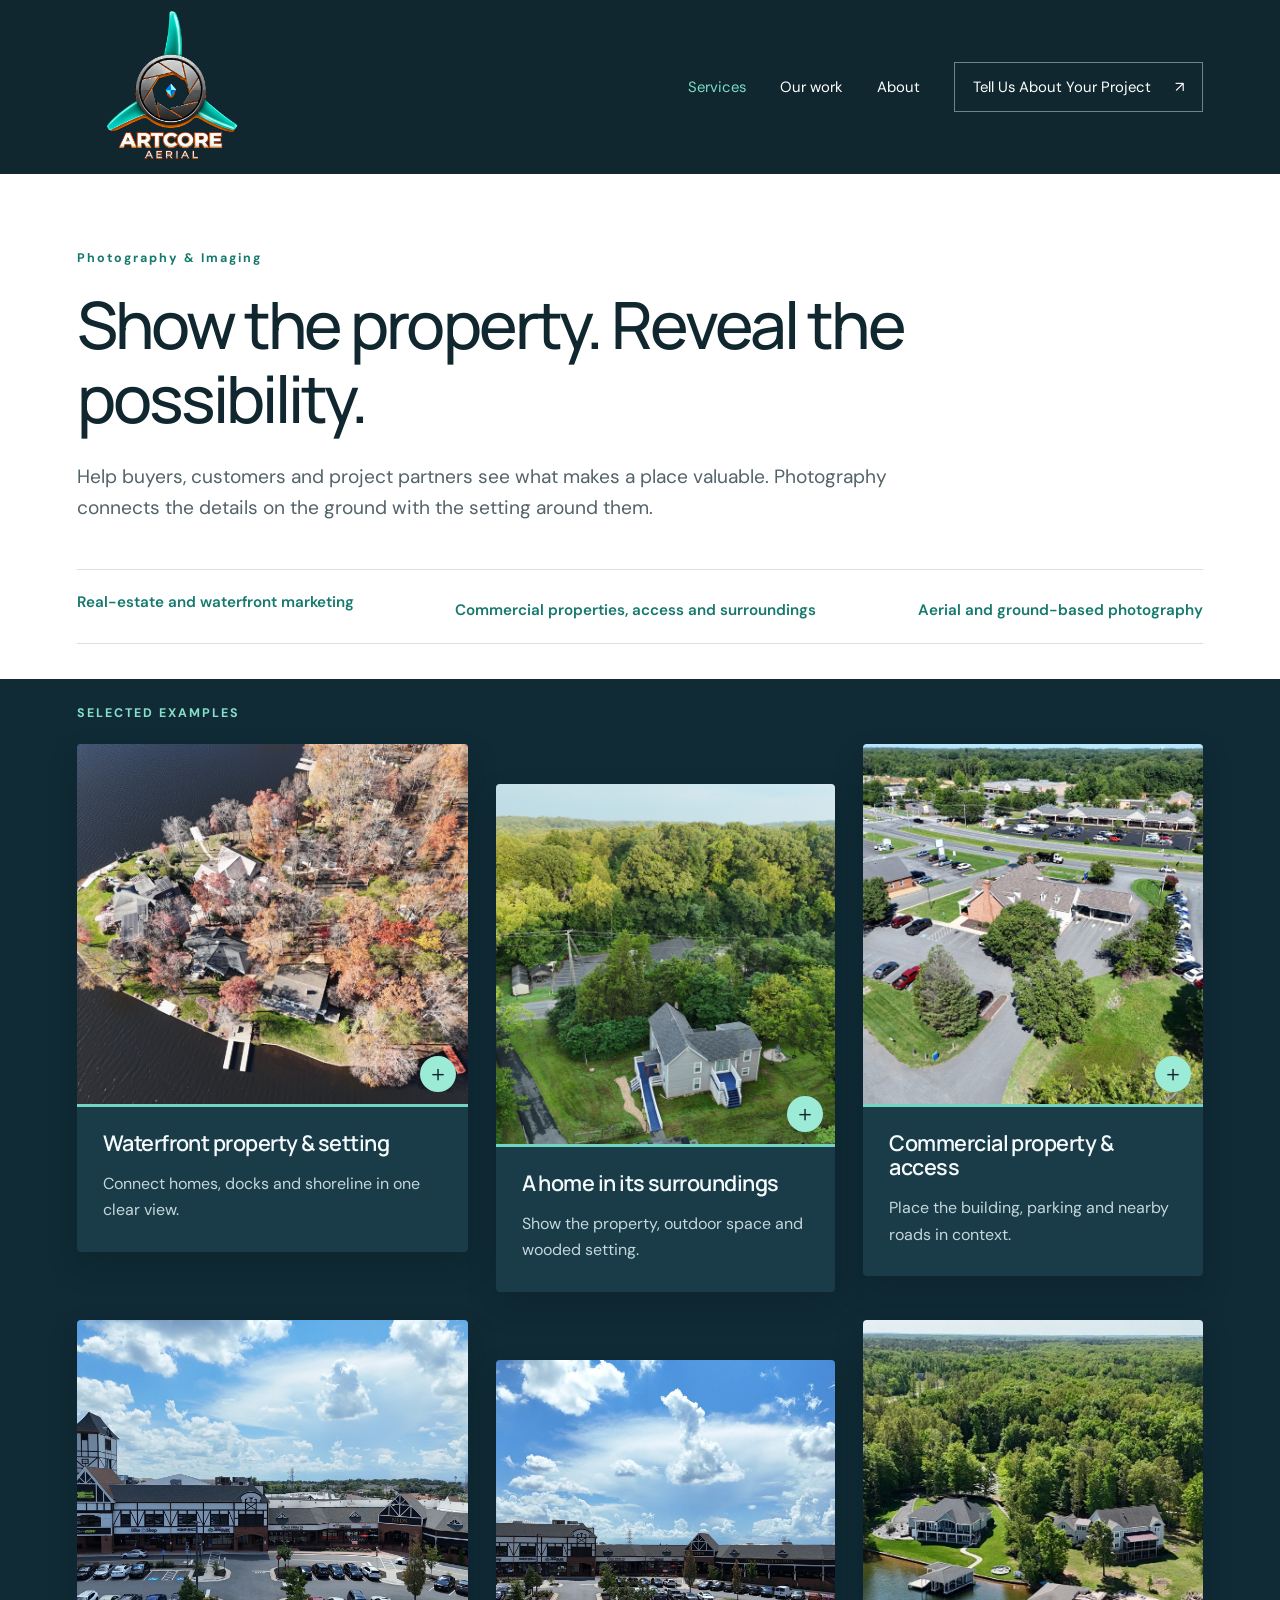
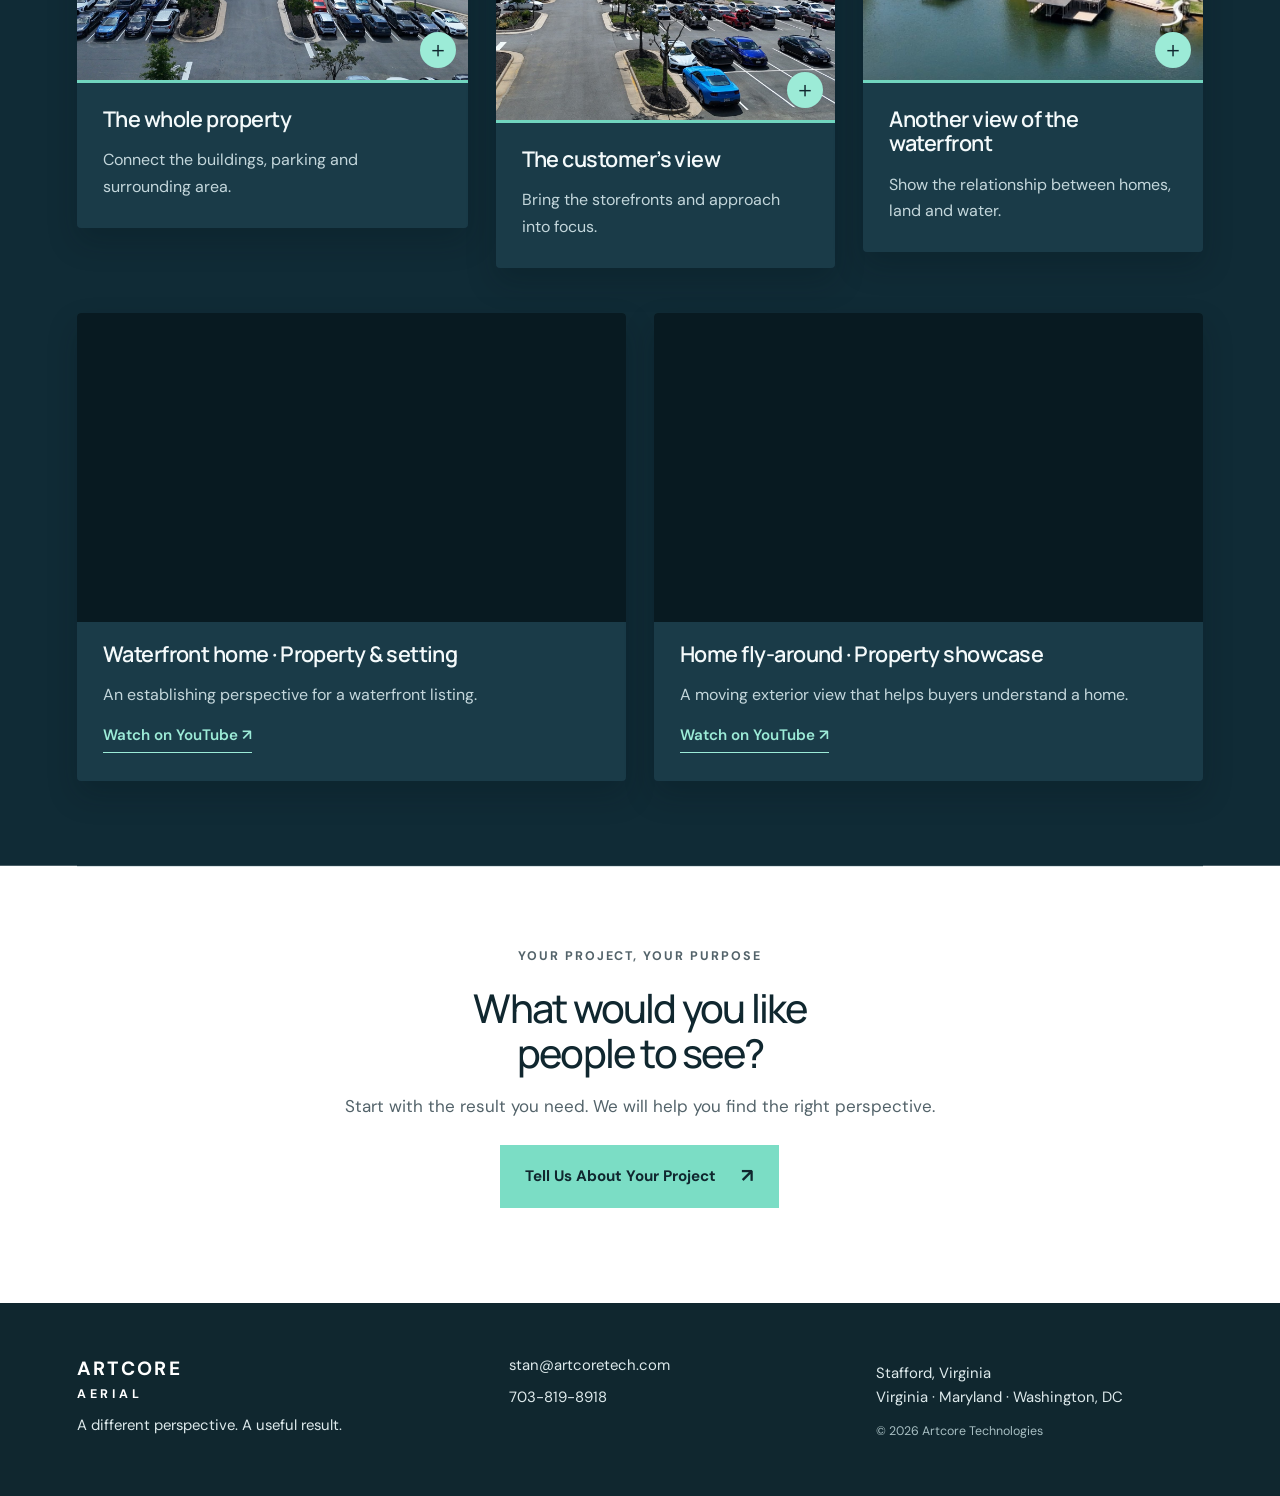
<file: services/photography/index.html>
<!doctype html><html lang="en"><head><meta charset="utf-8"><meta name="viewport" content="width=device-width,initial-scale=1"><title>Photography & Imaging | Artcore Aerial</title><meta name="description" content="Photography, cinematic video, Immersive Tours and project documentation. Stafford, Virginia, serving Virginia, Maryland and Washington, DC."><meta name="theme-color" content="#10272f"><link rel="icon" href="/assets/logo.png"><link rel="stylesheet" href="/style.css"><script defer src="/site.js"></script></head><body><a class="skip" href="#main">Skip to content</a><header><a class="brand" href="/" aria-label="Artcore Aerial home"><img src="/assets/logo.png" alt="Artcore Aerial" width="300" height="249"></a><nav aria-label="Main navigation"><a aria-current="page" href="/services/">Services</a><a  href="/work/">Our work</a><a  href="/about/">About</a><a class="nav-cta" href="/contact/">Tell Us About Your Project <span aria-hidden="true">↗</span></a></nav></header><main id="main"><section class="page-intro wrap"><p class="eyebrow">Photography & Imaging</p><h1>Show the property. Reveal the possibility.</h1><p class="lede">Help buyers, customers and project partners see what makes a place valuable. Photography connects the details on the ground with the setting around them.</p></section><section class="wrap capability"><ul><li>Real-estate and waterfront marketing</li><li>Commercial properties, access and surroundings</li><li>Aerial and ground-based photography</li></ul></section><section class="wrap section compact"><p class="eyebrow">SELECTED EXAMPLES</p><div class="gallery three"><figure><button class="photo" data-image="/assets/waterfront-autumn.jpg" data-caption="Waterfront property & setting" aria-label="Enlarge: Waterfront property & setting"><img class="" src="/assets/waterfront-autumn.jpg" alt="Waterfront property & setting" loading="lazy" decoding="async"><span class="expand" aria-hidden="true">＋</span></button><figcaption><h3>Waterfront property & setting</h3><p>Connect homes, docks and shoreline in one clear view.</p></figcaption></figure><figure><button class="photo" data-image="/assets/wooded-home.jpg" data-caption="A home in its surroundings" aria-label="Enlarge: A home in its surroundings"><img class="" src="/assets/wooded-home.jpg" alt="A home in its surroundings" loading="lazy" decoding="async"><span class="expand" aria-hidden="true">＋</span></button><figcaption><h3>A home in its surroundings</h3><p>Show the property, outdoor space and wooded setting.</p></figcaption></figure><figure><button class="photo" data-image="/assets/commercial-neighborhood.jpg" data-caption="Commercial property & access" aria-label="Enlarge: Commercial property & access"><img class="" src="/assets/commercial-neighborhood.jpg" alt="Commercial property & access" loading="lazy" decoding="async"><span class="expand" aria-hidden="true">＋</span></button><figcaption><h3>Commercial property & access</h3><p>Place the building, parking and nearby roads in context.</p></figcaption></figure><figure><button class="photo" data-image="/assets/commercial-wide.jpg" data-caption="The whole property" aria-label="Enlarge: The whole property"><img class="" src="/assets/commercial-wide.jpg" alt="The whole property" loading="lazy" decoding="async"><span class="expand" aria-hidden="true">＋</span></button><figcaption><h3>The whole property</h3><p>Connect the buildings, parking and surrounding area.</p></figcaption></figure><figure><button class="photo" data-image="/assets/storefront.jpg" data-caption="The customer’s view" aria-label="Enlarge: The customer’s view"><img class="" src="/assets/storefront.jpg" alt="The customer’s view" loading="lazy" decoding="async"><span class="expand" aria-hidden="true">＋</span></button><figcaption><h3>The customer’s view</h3><p>Bring the storefronts and approach into focus.</p></figcaption></figure><figure><button class="photo" data-image="/assets/waterfront.jpg" data-caption="Another view of the waterfront" aria-label="Enlarge: Another view of the waterfront"><img class="" src="/assets/waterfront.jpg" alt="Another view of the waterfront" loading="lazy" decoding="async"><span class="expand" aria-hidden="true">＋</span></button><figcaption><h3>Another view of the waterfront</h3><p>Show the relationship between homes, land and water.</p></figcaption></figure></div><div class="gallery two films"><article class="film"><div class="film-frame"><iframe src="https://www.youtube-nocookie.com/embed/GSuXutplvPQ" title="Waterfront home · Property & setting" loading="lazy" referrerpolicy="strict-origin-when-cross-origin" allow="accelerometer; autoplay; clipboard-write; encrypted-media; gyroscope; picture-in-picture; web-share" allowfullscreen></iframe></div><h3>Waterfront home · Property & setting</h3><p>An establishing perspective for a waterfront listing.</p><a class="text-link" href="https://www.youtube.com/watch?v=GSuXutplvPQ" target="_blank" rel="noopener">Watch on YouTube ↗</a></article><article class="film"><div class="film-frame"><iframe src="https://www.youtube-nocookie.com/embed/vYTjb6Wzn9U" title="Home fly-around · Property showcase" loading="lazy" referrerpolicy="strict-origin-when-cross-origin" allow="accelerometer; autoplay; clipboard-write; encrypted-media; gyroscope; picture-in-picture; web-share" allowfullscreen></iframe></div><h3>Home fly-around · Property showcase</h3><p>A moving exterior view that helps buyers understand a home.</p><a class="text-link" href="https://www.youtube.com/watch?v=vYTjb6Wzn9U" target="_blank" rel="noopener">Watch on YouTube ↗</a></article></div></section><section class="project-end wrap"><p class="eyebrow">YOUR PROJECT, YOUR PURPOSE</p><h2>What would you like<br>people to see?</h2><p>Start with the result you need. We will help you find the right perspective.</p><a class="button" href="/contact/">Tell Us About Your Project<span aria-hidden="true">↗</span></a></section></main><footer><div><strong>ARTCORE <span>AERIAL</span></strong><p>A different perspective. A useful result.</p></div><div><a href="mailto:stan@artcoretech.com">stan@artcoretech.com</a><a href="tel:+17038198918">703-819-8918</a></div><div><p>Stafford, Virginia<br>Virginia · Maryland · Washington, DC</p><small>© 2026 Artcore Technologies</small></div></footer><dialog id="lightbox" aria-labelledby="image-caption"><button class="close" aria-label="Close image">Close ×</button><img id="large-image" alt="Expanded portfolio photograph"><p id="image-caption"></p></dialog></body></html>
</file>
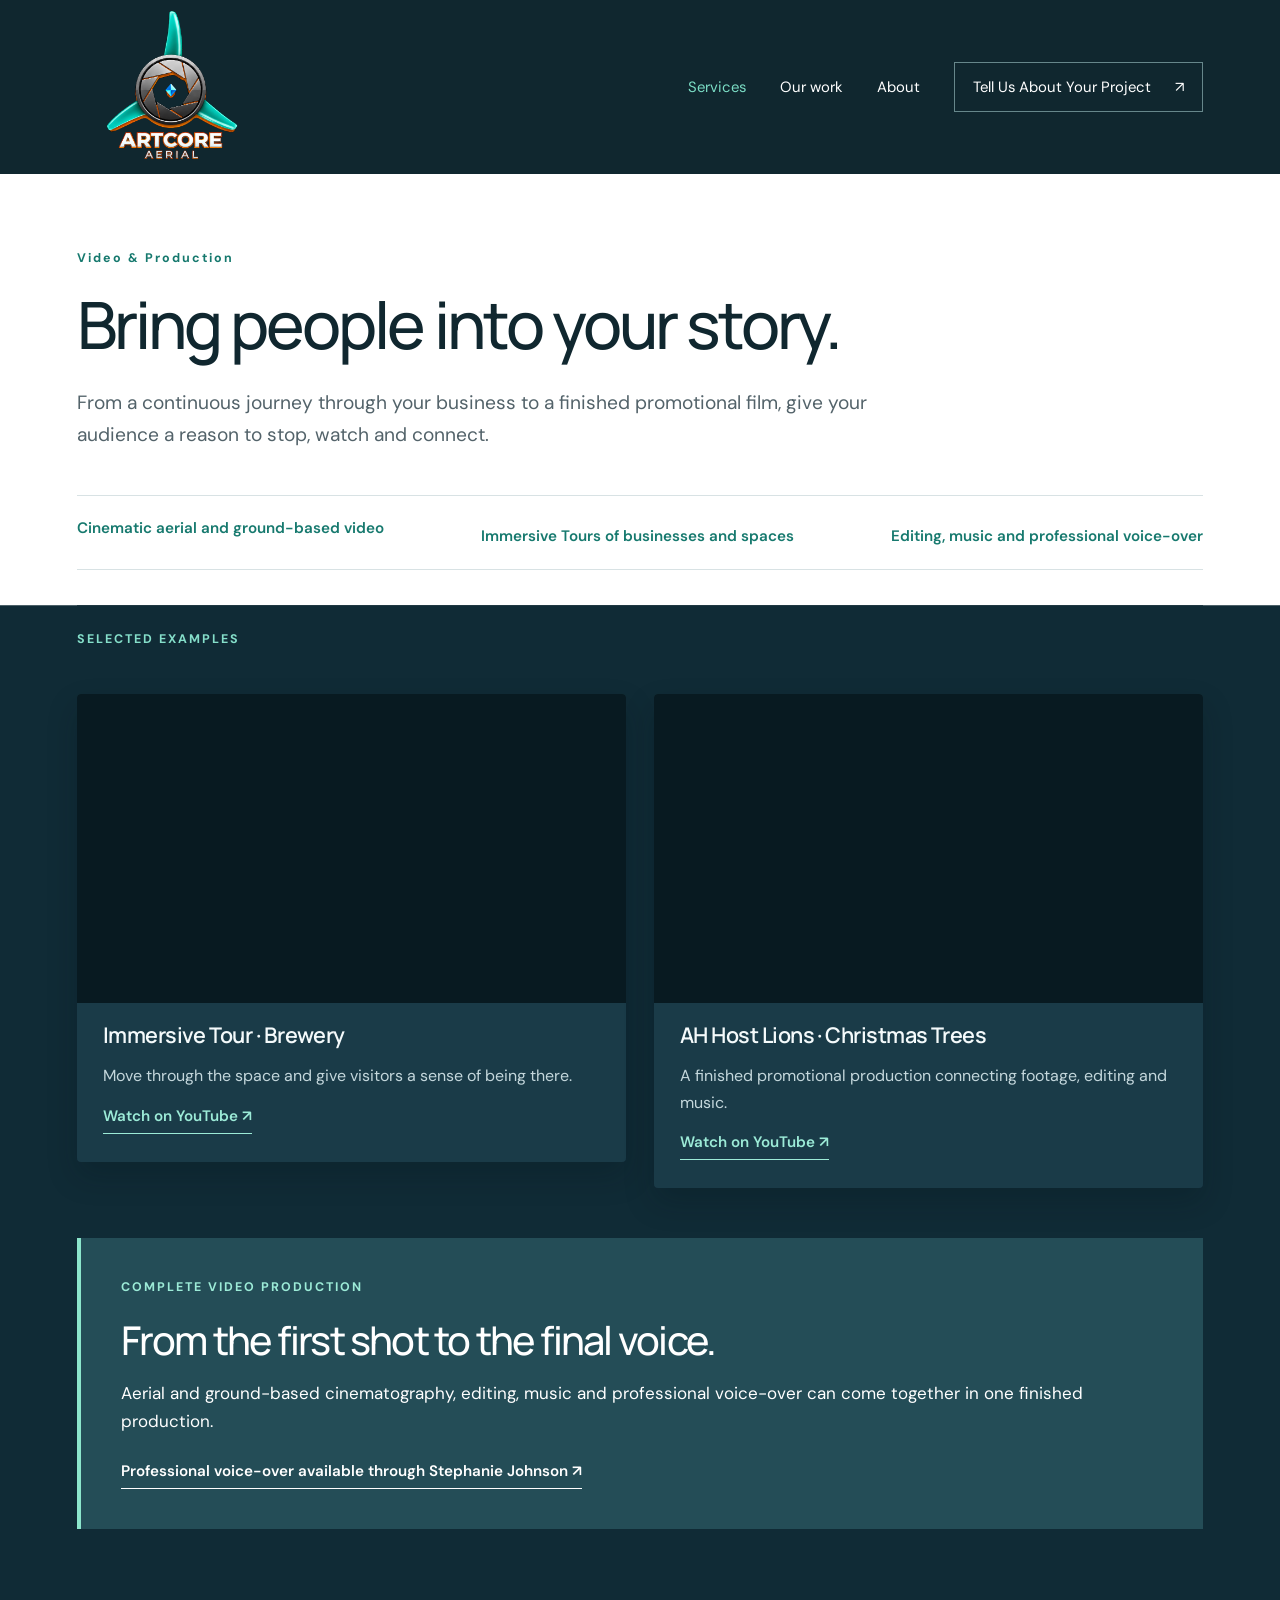
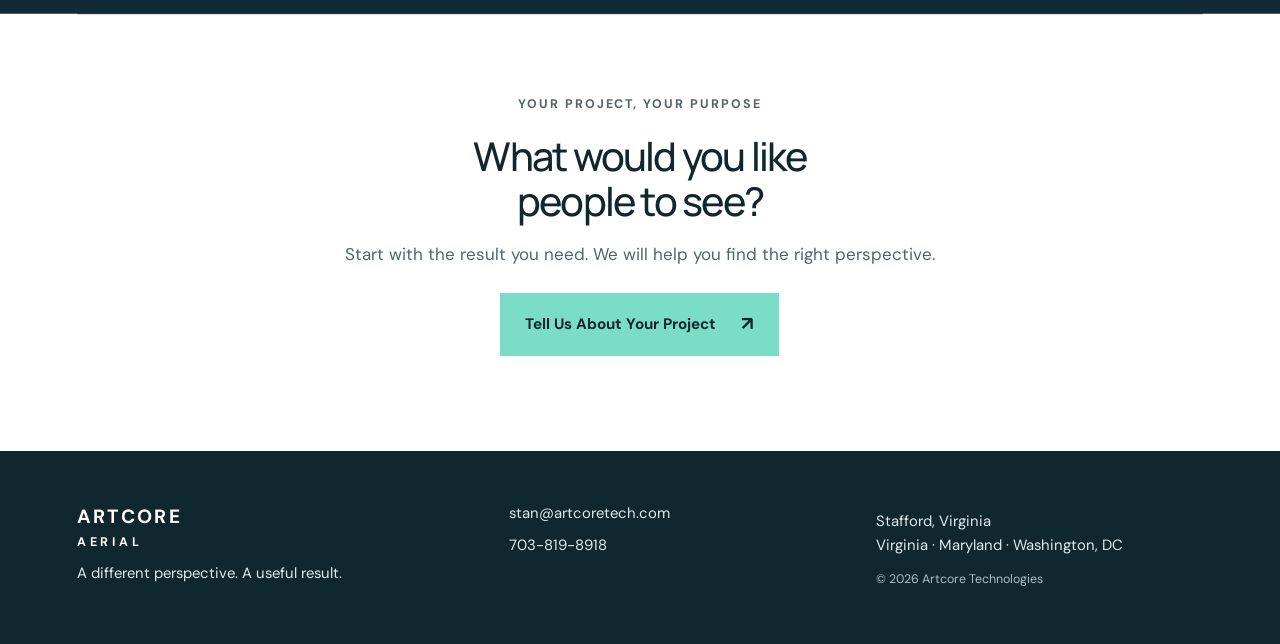
<file: services/video/index.html>
<!doctype html><html lang="en"><head><meta charset="utf-8"><meta name="viewport" content="width=device-width,initial-scale=1"><title>Video & Production | Artcore Aerial</title><meta name="description" content="Photography, cinematic video, Immersive Tours and project documentation. Stafford, Virginia, serving Virginia, Maryland and Washington, DC."><meta name="theme-color" content="#10272f"><link rel="icon" href="/assets/logo.png"><link rel="stylesheet" href="/style.css"><script defer src="/site.js"></script></head><body><a class="skip" href="#main">Skip to content</a><header><a class="brand" href="/" aria-label="Artcore Aerial home"><img src="/assets/logo.png" alt="Artcore Aerial" width="300" height="249"></a><nav aria-label="Main navigation"><a aria-current="page" href="/services/">Services</a><a  href="/work/">Our work</a><a  href="/about/">About</a><a class="nav-cta" href="/contact/">Tell Us About Your Project <span aria-hidden="true">↗</span></a></nav></header><main id="main"><section class="page-intro wrap"><p class="eyebrow">Video & Production</p><h1>Bring people into your story.</h1><p class="lede">From a continuous journey through your business to a finished promotional film, give your audience a reason to stop, watch and connect.</p></section><section class="wrap capability"><ul><li>Cinematic aerial and ground-based video</li><li>Immersive Tours of businesses and spaces</li><li>Editing, music and professional voice-over</li></ul></section><section class="wrap section compact"><p class="eyebrow">SELECTED EXAMPLES</p><div class="gallery two films"><article class="film"><div class="film-frame"><iframe src="https://www.youtube-nocookie.com/embed/kuudVMkkC-k" title="Immersive Tour · Brewery" loading="lazy" referrerpolicy="strict-origin-when-cross-origin" allow="accelerometer; autoplay; clipboard-write; encrypted-media; gyroscope; picture-in-picture; web-share" allowfullscreen></iframe></div><h3>Immersive Tour · Brewery</h3><p>Move through the space and give visitors a sense of being there.</p><a class="text-link" href="https://www.youtube.com/watch?v=kuudVMkkC-k" target="_blank" rel="noopener">Watch on YouTube ↗</a></article><article class="film"><div class="film-frame"><iframe src="https://www.youtube-nocookie.com/embed/nmKOKeqFCSE" title="AH Host Lions · Christmas Trees" loading="lazy" referrerpolicy="strict-origin-when-cross-origin" allow="accelerometer; autoplay; clipboard-write; encrypted-media; gyroscope; picture-in-picture; web-share" allowfullscreen></iframe></div><h3>AH Host Lions · Christmas Trees</h3><p>A finished promotional production connecting footage, editing and music.</p><a class="text-link" href="https://www.youtube.com/watch?v=nmKOKeqFCSE" target="_blank" rel="noopener">Watch on YouTube ↗</a></article></div><aside class="voice"><p class="eyebrow">COMPLETE VIDEO PRODUCTION</p><h2>From the first shot to the final voice.</h2><p>Aerial and ground-based cinematography, editing, music and professional voice-over can come together in one finished production.</p><a class="text-link" href="https://www.stephaniejohnson.pro/" target="_blank" rel="noopener">Professional voice-over available through Stephanie Johnson ↗</a></aside></section><section class="project-end wrap"><p class="eyebrow">YOUR PROJECT, YOUR PURPOSE</p><h2>What would you like<br>people to see?</h2><p>Start with the result you need. We will help you find the right perspective.</p><a class="button" href="/contact/">Tell Us About Your Project<span aria-hidden="true">↗</span></a></section></main><footer><div><strong>ARTCORE <span>AERIAL</span></strong><p>A different perspective. A useful result.</p></div><div><a href="mailto:stan@artcoretech.com">stan@artcoretech.com</a><a href="tel:+17038198918">703-819-8918</a></div><div><p>Stafford, Virginia<br>Virginia · Maryland · Washington, DC</p><small>© 2026 Artcore Technologies</small></div></footer><dialog id="lightbox" aria-labelledby="image-caption"><button class="close" aria-label="Close image">Close ×</button><img id="large-image" alt="Expanded portfolio photograph"><p id="image-caption"></p></dialog></body></html>
</file>
<file: style.css>
@import url('https://fonts.googleapis.com/css2?family=DM+Sans:wght@400;500;600;700&family=Manrope:wght@400;500;600;700;800&display=swap');
:root{--ink:#10272f;--teal:#16796e;--mint:#7bddc5;--paper:#fff;--muted:#53636a;--line:#d8e2e4}*{box-sizing:border-box}html{scroll-behavior:smooth;scroll-padding-top:110px}body{margin:0;background:var(--paper);color:var(--ink);font:17px/1.65 'DM Sans',Arial,sans-serif}h1,h2,h3,p{margin:0}h1,h2,h3{font-family:Manrope,Arial,sans-serif;line-height:1.13;letter-spacing:-.045em}h1{font-size:clamp(2.8rem,5.1vw,5rem);font-weight:500}h2{font-size:clamp(2rem,3.1vw,3.25rem);font-weight:500}h3{font-size:1.35rem;font-weight:600;letter-spacing:-.025em}p{margin-top:1rem}a{color:inherit;text-decoration:none}button{font:inherit}img{max-width:100%;display:block}a,button{touch-action:manipulation}a:focus-visible,button:focus-visible{outline:3px solid #d58913;outline-offset:5px}.wrap{width:min(1280px,88%);margin-inline:auto}.eyebrow{font-size:.78rem;letter-spacing:.16em;font-weight:700;margin:0 0 1.3rem;line-height:1.5;color:var(--teal)}header{height:100px;padding:8px 6%;display:flex;justify-content:space-between;align-items:center;background:var(--ink);color:white}header .brand img{object-fit:contain;width:88px;height:78px}nav{display:flex;align-items:center;gap:34px;font-size:.93rem}nav a:hover,nav a[aria-current]{color:var(--mint)}nav .nav-cta{border:1px solid #67878b;padding:12px 18px}.nav-cta span{padding-left:20px}.button{display:inline-flex;gap:25px;align-items:center;background:var(--mint);color:var(--ink);padding:17px 25px;font-weight:700;font-size:.95rem;line-height:1.5}.button:hover{background:#a7edda}.button span{font-size:1.2rem}.text-link{display:inline-block;font-weight:600;font-size:.95rem;border-bottom:1px solid currentColor;padding-bottom:4px}.text-link:hover{color:var(--teal)}.hero{position:relative;min-height:735px;color:white;display:flex;align-items:center;padding:64px 0 90px}.hero-photo,.hero-shade{position:absolute;inset:0;width:100%;height:100%;object-fit:cover}.hero-photo{object-position:center}.hero-shade{background:linear-gradient(90deg,rgba(5,22,30,.87),rgba(5,22,30,.54) 48%,rgba(5,22,30,.1))}.hero-content{position:relative}.hero .eyebrow{color:var(--mint)}em{font-style:normal;color:var(--mint)}.hero-content p:not(.eyebrow){max-width:525px;font-size:1.12rem;line-height:1.65;margin:24px 0 28px;color:#f1f5f5}.hero-work{display:inline-block;margin-left:26px;font-size:.95rem}.hero-caption{position:absolute;bottom:24px;right:6%;font-size:.7rem;letter-spacing:.13em}.hero-caption span{margin-left:20px;letter-spacing:0;font-size:.8rem}.position{padding:90px 0;display:grid;grid-template-columns:1fr 1.1fr;gap:0 90px;border-bottom:1px solid var(--line)}.position>.eyebrow{grid-column:1/-1}.position>p:last-child{margin:0;font-size:1.2rem;color:var(--muted)}.section{padding:85px 0}.section-heading{display:flex;justify-content:space-between;align-items:end;gap:32px;margin-bottom:40px}.section-heading .text-link{flex-shrink:0}.services-grid{display:grid;grid-template-columns:repeat(3,1fr);border-top:1px solid var(--line);border-left:1px solid var(--line)}.service-card{padding:30px;min-height:280px;border-right:1px solid var(--line);border-bottom:1px solid var(--line);display:flex;flex-direction:column}.service-card:hover{background:#edf6f4}.number{color:var(--teal);font-size:.85rem;margin-bottom:30px}.service-card p{color:var(--muted);font-size:1rem;margin:12px 0 25px}.card-link{font-size:.85rem;font-weight:600;margin-top:auto;display:flex;justify-content:space-between}.immersive{background:var(--ink);color:white;padding:90px 0}.feature-grid{display:grid;grid-template-columns:.85fr 1.15fr;gap:75px;align-items:center}.feature-grid>img{width:100%;height:460px;object-fit:cover}.immersive .eyebrow{color:var(--mint)}.immersive p{color:#d0dfe1}.immersive .text-link{margin-top:28px}.film-frame{background:#081a21;aspect-ratio:16/9;width:100%;position:relative}.film iframe{border:0;width:100%;height:100%;position:absolute;inset:0}.film h3{margin-top:20px}.film .text-link{margin-top:14px}.film p,figcaption p{color:var(--muted);font-size:1rem}.immersive .film p{color:#d0dfe1}.gallery{display:grid;gap:28px}.three{grid-template-columns:repeat(3,1fr)}.two{grid-template-columns:repeat(2,1fr)}figure{margin:0;min-width:0}.photo{border:0;background:#dce5e7;padding:0;position:relative;display:block;width:100%;cursor:zoom-in;overflow:hidden}.photo img{width:100%;height:330px;object-fit:cover;transition:transform .3s}.photo:hover img{transform:scale(1.035)}.expand{position:absolute;bottom:12px;right:12px;display:grid;place-items:center;background:white;color:var(--ink);width:36px;height:36px;font-size:22px}figcaption{padding-top:20px}.progress-band{background:#edf3f4;padding:80px 0}.progress-grid{display:grid;grid-template-columns:1fr 1fr;gap:70px}.progress-grid p{color:var(--muted)}.progress-grid .text-link{margin-top:24px}.progress-notes article+article{border-top:1px solid #becfd2;padding-top:28px;margin-top:28px}.status{display:inline-block;font-size:.75rem;letter-spacing:.09em;font-weight:700;color:#21695f;padding:6px 10px;background:#d4e9e3;margin-bottom:16px}.about-strip{padding:85px 0;display:grid;grid-template-columns:1fr 1fr;gap:0 90px}.about-strip>.eyebrow{grid-column:1/-1}.about-strip p{margin:0 0 20px;color:var(--muted)}.project-end{border-top:1px solid var(--line);padding:80px 0 95px;text-align:center}.project-end p{color:var(--muted)}.project-end .button{margin-top:25px}footer{background:var(--ink);color:#deeaec;padding:50px 6%;display:grid;grid-template-columns:1.2fr 1fr 1fr;gap:40px;font-size:.93rem}footer p{margin:8px 0}footer a{display:block;margin-bottom:8px}footer strong{font-size:1.2rem;letter-spacing:.12em;color:white}footer strong span{font-size:.78rem;display:block;letter-spacing:.3em}footer small{color:#a8bfc3}.page-intro{padding:75px 0 45px}.page-intro h1{max-width:1000px}.lede{font-size:1.2rem;color:var(--muted);max-width:820px;margin-top:25px}.compact{padding-top:25px}.capability{border-top:1px solid var(--line);border-bottom:1px solid var(--line);margin-bottom:35px}.capability ul{padding:20px 0;display:flex;list-style:none;gap:30px;justify-content:space-between;margin:0;font-size:.95rem;color:var(--teal);font-weight:600}.films{margin-top:45px}.voice{background:#edf3f4;padding:40px;margin-top:50px}.voice .text-link{margin-top:24px}.note{font-size:.9rem;color:var(--muted);margin-top:25px}.pending{padding:35px;background:#edf3f4}.pending h2{font-size:2.1rem}.map-placeholder{border:2px dashed #9dbab6;background:#f6faf9}.custom-content{max-width:800px}.custom-content .button{margin-top:20px}.work-group{border-bottom:1px solid var(--line);margin-bottom:30px}.contact-grid{display:grid;grid-template-columns:1.1fr 1fr;gap:70px;padding-bottom:110px}.contact-links>a{display:block;font-size:clamp(1.2rem,2.3vw,2rem);font-weight:600;margin:18px 0;overflow-wrap:anywhere}.contact-grid aside{padding:30px;background:#edf3f4}.contact-grid aside h2{font-size:1.8rem}.contact-links p{color:var(--muted)}li+li{margin-top:8px}dialog{max-width:95vw;max-height:94vh;border:0;padding:48px 16px 10px;background:var(--ink);color:white}dialog::backdrop{background:#061118e8}dialog img{max-height:76vh;max-width:90vw;object-fit:contain;margin:auto}dialog p{text-align:center;margin:8px 0}.close{position:absolute;top:7px;right:12px;border:1px solid #8babb0;color:white;background:transparent;cursor:pointer;padding:4px 12px}.skip{position:absolute;left:10px;top:-100px;z-index:10;background:white;padding:15px}.skip:focus{top:10px}@media(max-width:900px){.wrap{width:88%}.hero{min-height:650px}.feature-grid{gap:35px}.services-grid{grid-template-columns:repeat(2,1fr)}.three{grid-template-columns:repeat(2,1fr)}.three figure:last-child{grid-column:1/-1}.three figure:last-child img{height:340px}.position,.about-strip{gap:25px}.progress-grid{gap:35px}header{height:auto;min-height:100px}nav{gap:20px}.nav-cta{max-width:190px}.nav-cta span{display:none}.photo img{height:300px}}@media(max-width:640px){header{padding:10px 6%;align-items:center;gap:20px}.brand img{width:70px!important;height:60px!important}nav{flex-wrap:wrap;gap:10px 20px;justify-content:flex-end;font-size:.85rem}nav .nav-cta{padding:6px 9px;max-width:none;font-size:.8rem}.hero{min-height:700px;padding-top:55px}.hero h1{font-size:clamp(2.6rem,10vw,4rem)}.hero-content p:not(.eyebrow){font-size:1rem}.hero-work{display:block;margin:22px 0 0}.hero-caption{left:6%;right:auto}.hero-caption span{display:block;margin:5px 0 0}.hero-shade{background:linear-gradient(90deg,#071a25dd,#071a2570)}.position,.feature-grid,.progress-grid,.about-strip,.contact-grid{grid-template-columns:1fr;gap:30px}.position,.section,.immersive,.progress-band,.about-strip{padding-block:55px}.services-grid{grid-template-columns:1fr}.service-card{min-height:230px;padding:25px}.number{margin-bottom:20px}.gallery{grid-template-columns:1fr;gap:35px}.three figure:last-child{grid-column:auto}.three figure:last-child img,.photo img{height:310px}.section-heading{display:block}.section-heading>.text-link{margin-top:24px}.page-intro{padding-top:50px}.capability ul{display:block;padding:20px}.capability li+li{margin-top:12px}.compact{padding-top:15px}.feature-grid>img{height:310px}.pending,.voice{padding:25px}.progress-grid{gap:25px}.project-end{padding-block:55px}.contact-grid{padding-bottom:60px}footer{grid-template-columns:1fr;gap:25px}.films{margin-top:30px}.eyebrow{font-size:.75rem}.button{padding:16px 20px}}@media(prefers-reduced-motion:reduce){html{scroll-behavior:auto}.photo img{transition:none}}
/* Photography-led service panels and a dark portfolio canvas. */
.section:has(>.services-grid),#services{background:#e4eef0;box-shadow:0 0 0 100vmax #e4eef0;clip-path:inset(0 -100vmax)}
.services-grid{gap:20px;border:0;grid-template-columns:repeat(3,minmax(0,1fr))}
.service-card{position:relative;isolation:isolate;overflow:hidden;border:0;min-height:340px;padding:0;background:#164f59;color:#fff;box-shadow:0 14px 25px #10272f18}
.service-card:nth-child(2),.service-card:nth-child(5){border-radius:48px 0 48px 0}
.service-card:hover{background:#164f59}
.service-image{position:absolute;inset:0;width:100%;height:100%;object-fit:cover;z-index:-2;transition:transform .45s ease}
.service-card::after{content:'';position:absolute;inset:0;background:linear-gradient(180deg,#061b2510 0%,#061b25a6 40%,#061b25f2 100%);z-index:-1}
.service-card:hover .service-image{transform:scale(1.06)}
.service-copy{padding:32px;display:flex;flex-direction:column;justify-content:flex-end;min-height:340px;height:100%}
.service-card h3{font-size:1.65rem;max-width:260px;line-height:1.12}
.service-card p{color:#e0ebed;margin:14px 0 25px}
.service-card .card-link{margin-top:0;padding-top:18px;border-top:1px solid #ffffff50;color:#9cebd7;font-size:.9rem}
.service-construction{background:linear-gradient(135deg,#185e68,#153445 70%)}
.service-construction::after{background:linear-gradient(30deg,transparent 40%,#79ddc51a 40%,#79ddc51a 60%,transparent 60%)}
.section:has(>.gallery),.work-group{background:#102b36;color:#f4fafb;box-shadow:0 0 0 100vmax #102b36;clip-path:inset(0 -100vmax)}
.section:has(>.gallery)>.eyebrow,.section:has(>.gallery) .section-heading .eyebrow{color:#85dfca}
.section:has(>.gallery)>.note{color:#bfd4da}
.gallery{gap:28px;align-items:start}
.gallery figure,.gallery .film{background:#1a3b48;border-radius:4px;overflow:hidden;box-shadow:0 14px 30px #04111938}
.gallery figcaption{padding:24px 26px 28px;border-top:3px solid #71d5bf}
.gallery figcaption p,.gallery .film p{color:#c4d7dc}
.gallery .film h3,.gallery .film p,.gallery .film>.text-link{margin-left:26px;margin-right:26px}
.gallery .film>.text-link{margin-bottom:28px;color:#9cebd7}
.gallery .photo img{height:360px}
.gallery.three{grid-template-columns:1.15fr 1fr 1fr}
.gallery.three>figure:nth-child(3n+2){margin-top:40px}
.gallery.two:not(.films){grid-template-columns:1.15fr 1fr}
.gallery.two:not(.films)>figure:nth-child(even){margin-top:50px}
.expand{background:#9cebd7;border-radius:50%;color:#10272f}
.work-group{border-bottom:1px solid #49636d;margin-bottom:0}
.section:has(>.gallery) .voice{background:#244d57;color:white;border-left:4px solid #8ce6cc}
.section:has(>.gallery) .voice .eyebrow{color:#9cebd7}
.section:has(>.gallery) .text-link:hover{color:#a6f0db}
@media(max-width:900px){.services-grid{grid-template-columns:repeat(2,minmax(0,1fr))}.gallery.three{grid-template-columns:repeat(2,minmax(0,1fr))}.gallery.three>figure:nth-child(3n+2){margin-top:0}.gallery.three>figure:last-child{grid-column:auto}.gallery .photo img,.three figure:last-child img{height:300px}}
@media(max-width:640px){.services-grid,.gallery.three,.gallery.two:not(.films){grid-template-columns:1fr}.service-card,.service-copy{min-height:310px}.service-copy{padding:28px}.gallery.two:not(.films)>figure:nth-child(even){margin-top:0}.gallery .photo img,.three figure:last-child img{height:300px}.gallery figcaption{padding:22px}.service-card:nth-child(2),.service-card:nth-child(5){border-radius:30px 0 30px 0}}
@media(prefers-reduced-motion:reduce){.service-image{transition:none}}

/* A human, editorial introduction for the person behind Artcore Aerial. */
.stan-profile{display:grid;grid-template-columns:minmax(0,.95fr) minmax(0,1.05fr);gap:clamp(55px,8vw,115px);align-items:center;padding-bottom:110px}
.stan-portraits{position:relative;min-height:690px;padding:28px 85px 70px 0}
.stan-portraits::before{content:"";position:absolute;inset:0 0 42px 48px;background:linear-gradient(145deg,#164f59,#10272f);border-radius:0 90px 0 90px;box-shadow:0 24px 50px #10272f25}
.stan-portraits::after{content:"";position:absolute;width:118px;height:118px;border:18px solid var(--mint);border-radius:50%;left:-38px;bottom:16px;opacity:.8}
.stan-photo{position:relative;overflow:hidden;box-shadow:0 18px 42px #071a2538}
.stan-photo img{width:100%;height:100%;object-fit:cover}
.stan-photo-primary{z-index:1;width:min(82%,430px);height:585px;border-radius:0 62px 0 62px}
.stan-photo-primary span{position:absolute;left:0;right:0;bottom:0;padding:20px 24px;background:linear-gradient(0deg,#071a25ed,#071a2500);color:#fff;font:600 .9rem/1.45 Manrope,Arial,sans-serif;letter-spacing:.02em}
.stan-photo-secondary{position:absolute;z-index:2;width:205px;height:275px;right:0;bottom:0;border:8px solid #fff;border-radius:38px 0 38px 0;transform:rotate(2deg)}
.stan-copy .eyebrow{margin-bottom:1.1rem}
.stan-copy>p:not(.eyebrow){color:var(--muted);font-size:1.06rem}
.stan-notes{display:flex;flex-wrap:wrap;gap:10px;margin-top:28px}
.stan-notes span{padding:8px 12px;background:#dceee9;color:#145f57;font-size:.78rem;font-weight:700;letter-spacing:.04em}
@media(max-width:900px){.stan-profile{gap:45px}.stan-portraits{min-height:600px;padding-right:55px}.stan-photo-primary{height:515px}.stan-photo-secondary{width:175px;height:235px}}
@media(max-width:640px){.stan-profile{grid-template-columns:1fr;padding-bottom:65px}.stan-portraits{min-height:520px;padding:20px 42px 55px 0}.stan-portraits::before{inset:0 0 30px 30px;border-radius:0 58px 0 58px}.stan-portraits::after{width:82px;height:82px;border-width:13px;left:-24px}.stan-photo-primary{width:82%;height:440px;border-radius:0 42px 0 42px}.stan-photo-secondary{width:150px;height:200px;border-width:6px}.stan-copy{padding-top:8px}}

/* Scale the full brand mark with the same prominent presence as the reference site. */
header{height:auto;min-height:clamp(160px,12vw,230px)}
header .brand img{width:clamp(190px,14vw,285px);height:auto}
@media(max-width:640px){header{min-height:126px}header .brand img{width:clamp(120px,32vw,160px)!important;height:auto!important}}
</file>
